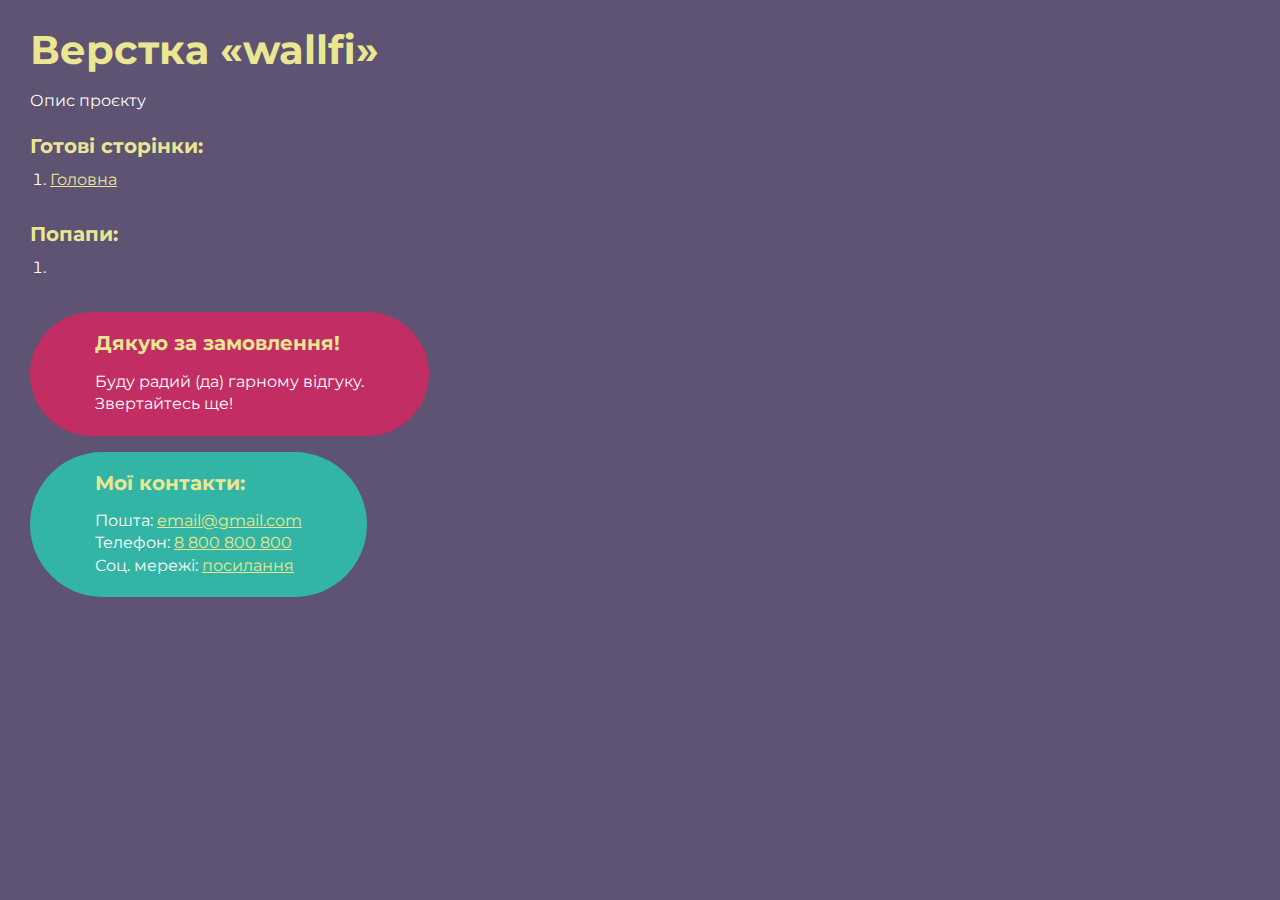
<file: index.html>
<!DOCTYPE html>
<html>

<head>
	<meta charset="UTF-8">
	<meta name="viewport" content="width=device-width, initial-scale=1.0">
	<title>Верстка «wallfi»</title>
</head>

<body>
	<div class="rootpage">
		<h1>Верстка «wallfi»</h1>
		<div class="rootpage__info">
			Опис проєкту
		</div>
		<h2>Готові сторінки:</h2>
		<ol class="rootpage__list">
			<li><a target="_blank" href="home.html">Головна</a></li>
		</ol>
		<h2>Попапи:</h2>
		<ol class="rootpage__list">
			<li><a target="_blank" href="home.html#"></a></li>
		</ol>
		<div class="rootpage__tnx">
			<h2>Дякую за замовлення!</h2>
			<p>Буду радий (да) гарному відгуку.</p>
			<p>Звертайтесь ще!</p>
		</div>
		<div class="rootpage__contacts">
			<h2>Мої контакти:</h2>
			<p>Пошта: <a href="mailto:email@gmail.com">email@gmail.com</a></p>
			<p>Телефон: <a href="tel:8800800800">8 800 800 800</a></p>
			<p>Соц. мережі: <a href="">посилання</a></p>
		</div>
	</div>
</body>
<style>
	@charset "UTF-8";
	@import url("https://fonts.googleapis.com/css?family=Montserrat:regular,700&display=swap");

	*,
	*::before,
	*::after {
		padding: 0px;
		margin: 0px;
		border: 0px;
		box-sizing: border-box;
	}

	html,
	body {
		height: 100%;
		margin: 0;
		padding: 0;
		min-width: 320px;
		width: 100%;
		color: #fff;
		background-color: #5e5373;
	}

	body {
		font-family: Montserrat;
		font-size: 100%;
		line-height: 1;
		font-size: 1rem;
	}

	a {
		text-decoration: underline;
		color: #ebe691
	}

	a:visited {
		text-decoration: underline;
		color: #aaa768;
	}

	a:hover {
		text-decoration: none;
	}

	ul li {
		list-style: none;
	}

	img {
		vertical-align: top;
	}

	.wrapper {
		width: 100%;
		min-height: 100%;
		overflow: hidden;
	}

	.rootpage {
		padding: 30px;
		display: flex;
		flex-direction: column;
		align-items: flex-start;
	}

	@media (max-width: 767px) {
		.rootpage {
			padding: 30px 15px;
		}
	}

	h1 {
		color: #ebe691;
		font-size: 2.5rem;
		margin: 0px 0px 1.25rem 0px;
	}

	@media (max-width: 767px) {
		h1 {
			font-size: 1.85rem;
			margin: 0px 0px 1.25rem 0px;
		}
	}

	h2 {
		color: #ebe691;
		font-size: 1.25rem;
		margin: 0px 0px 1rem 0px;
	}

	@media (max-width: 767px) {
		h2 {
			font-size: 1.125rem;
			margin: 0px 0px 1rem 0px;
		}
	}

	.rootpage__info {
		line-height: 140%;
		margin: 0px 0px 1.5rem 0px;
	}

	.rootpage__list {
		margin: 0px 0px 2.25rem 1.25rem;
	}

	.rootpage__list li:not(:last-child) {
		margin: 0px 0px 15px 0px;
	}

	.rootpage__contacts,
	.rootpage__tnx {
		border-radius: 200px;
		padding: 20px 65px;
		line-height: 140%;
	}

	@media (max-width: 767px) {

		.rootpage__contacts,
		.rootpage__tnx {
			border-radius: 40px;
			padding: 20px;
		}
	}

	.rootpage__contacts {
		background: #32b5a4;

	}

	.rootpage__contacts a {
		color: #ebe691;
	}

	.rootpage__tnx {
		background: #c22d63;
		margin: 0px 0px 1rem 0px;
	}
</style>

</html>
</file>
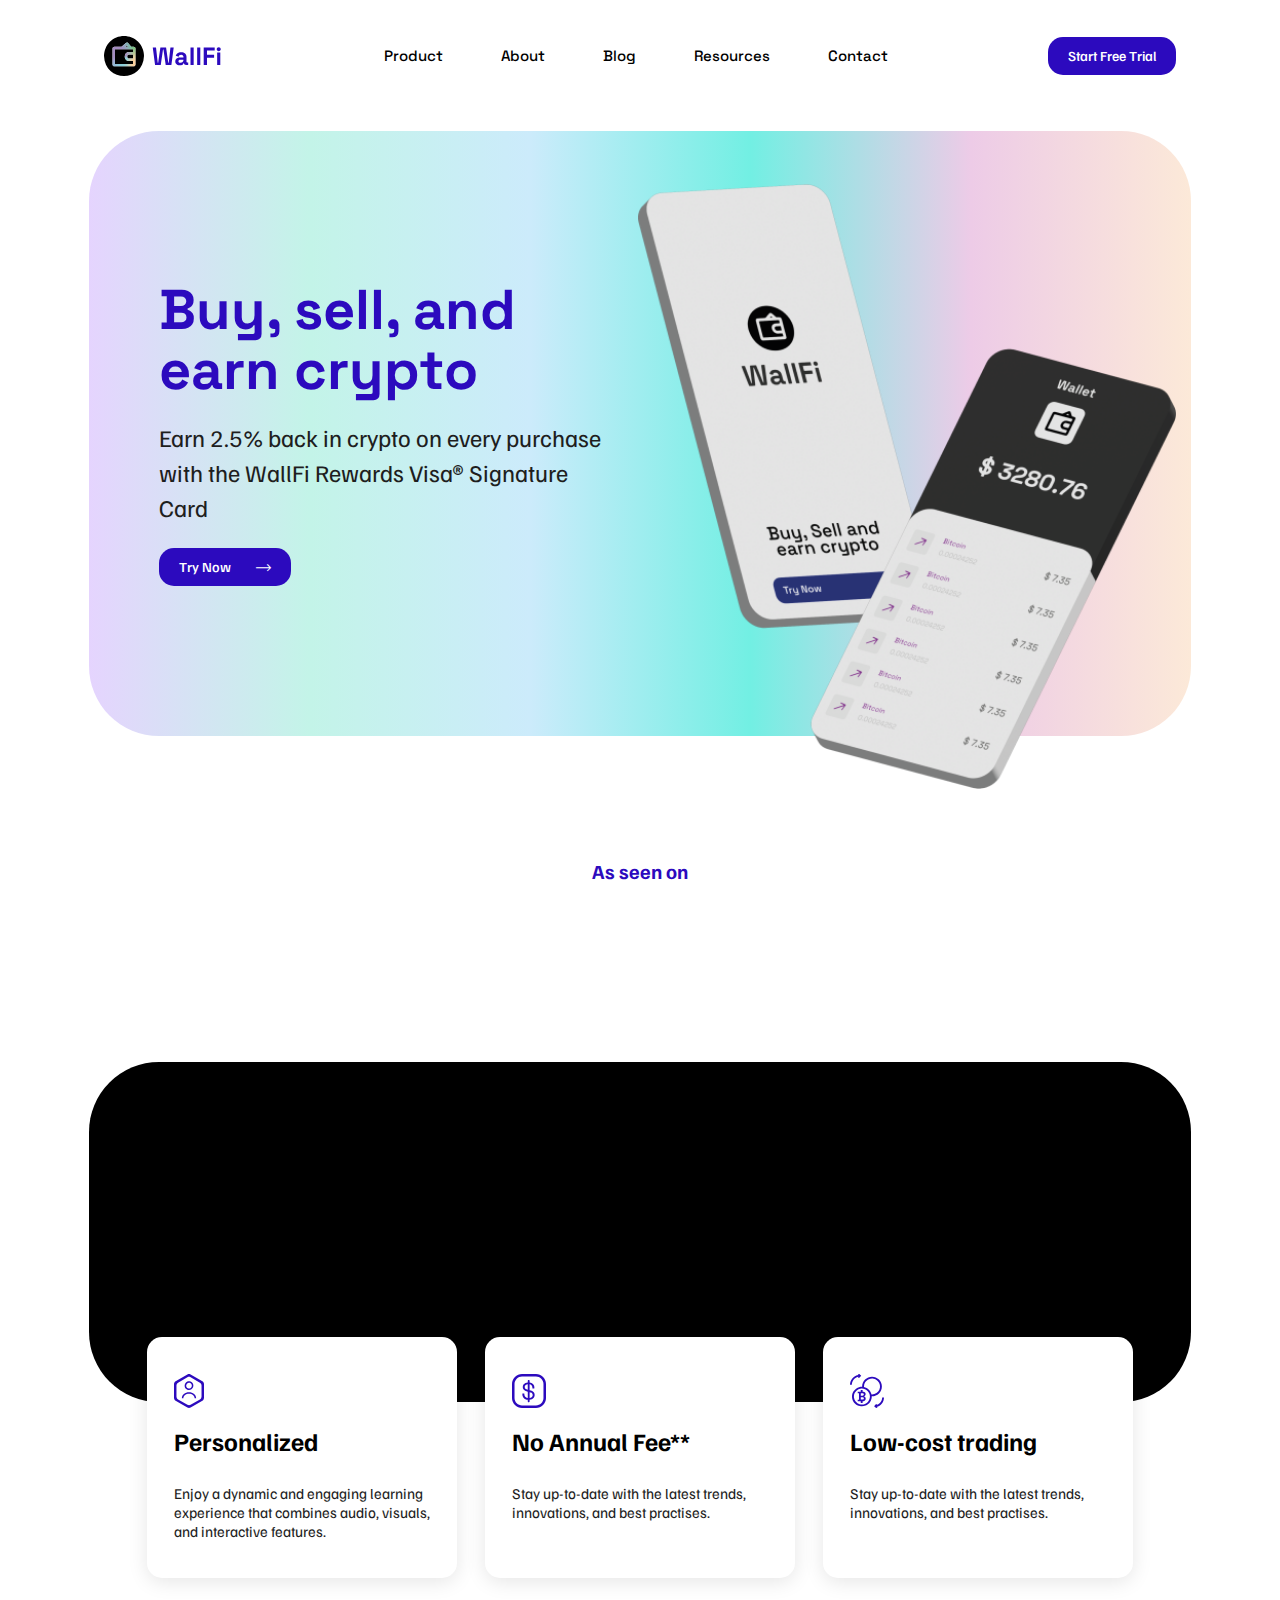
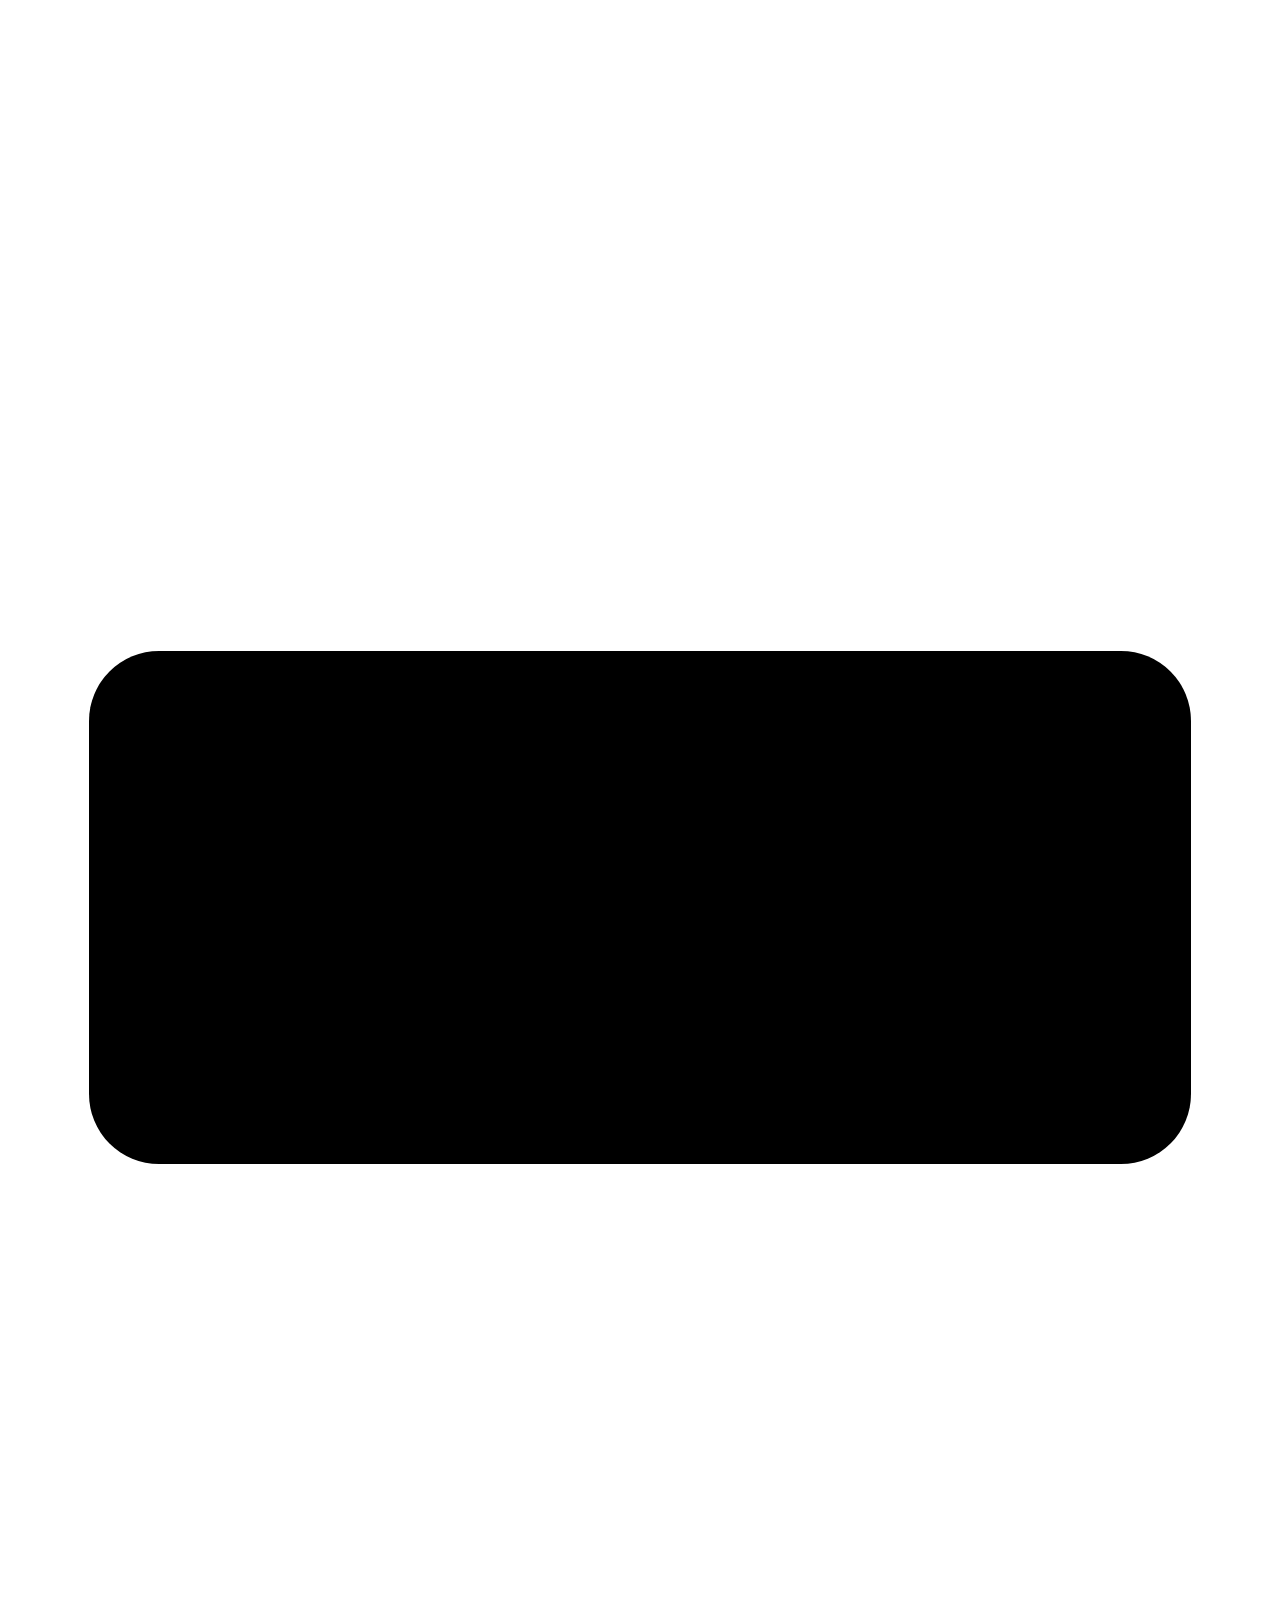
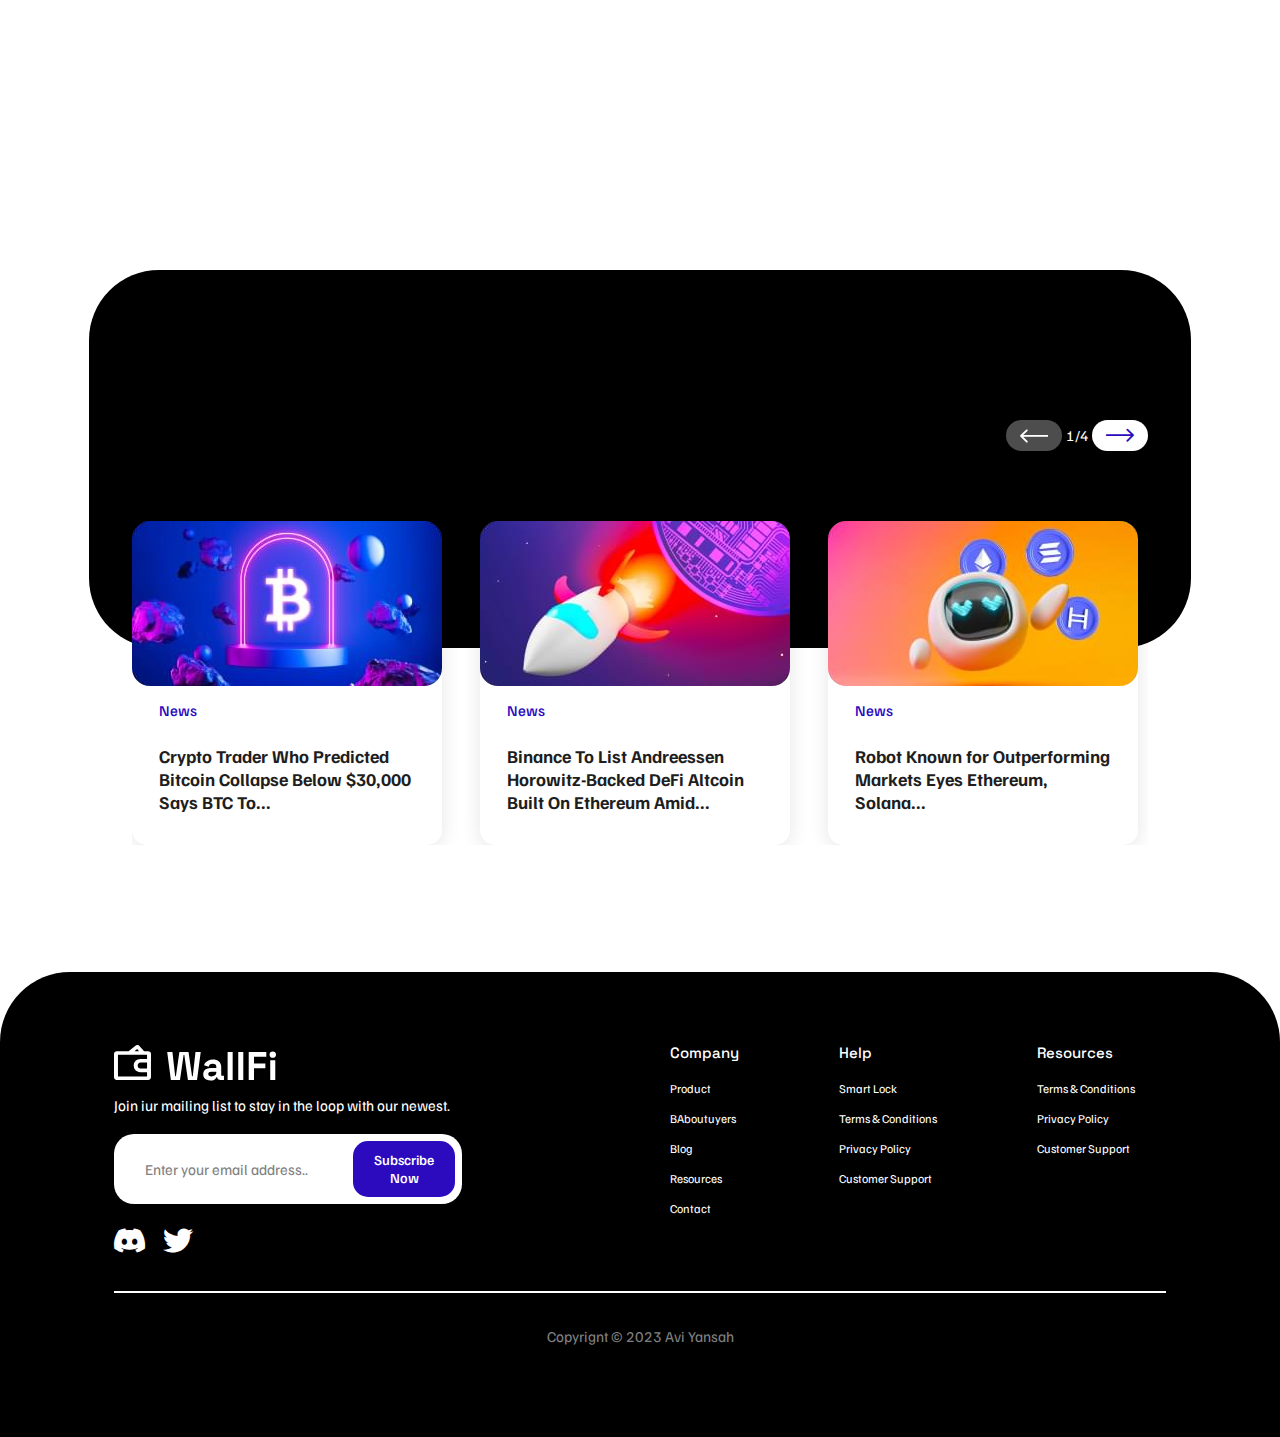
<file: home.html>
<!DOCTYPE html>
<html lang="en">

<head>
	<title>HomePage</title>
	<meta charset="UTF-8">
	<meta name="format-detection" content="telephone=no">
	<!-- <style>body{opacity: 0;}</style> -->
	<link rel="stylesheet" href="css/style.min.css?_v=20230721173257">
	<link rel="shortcut icon" href="favicon.ico">
	<!-- <meta name="robots" content="noindex, nofollow"> -->
	<meta name="viewport" content="width=device-width, initial-scale=1.0">
</head>

<body>
	<div class="wrapper">
		<header data-scroll="250" data-scroll-show="1000" class="header">
			<div class="header__container">
				<a href="" class="header__logo"><img src="img/logo.svg" alt="Logo"></a>
				<div class="header__menu menu">
					<nav class="menu__body">
						<ul class="menu__list">
							<li class="menu__item"><a href="" class="menu__link">Product</a></li>
							<li class="menu__item"><a href="" class="menu__link">About</a></li>
							<li class="menu__item"><a href="" class="menu__link">Blog</a></li>
							<li class="menu__item"><a href="" class="menu__link">Resources</a></li>
							<li class="menu__item"><a href="" class="menu__link">Contact</a></li>
						</ul>
					</nav>
				</div>
				<div class="header__actions">
					<button class="header__button">Start Free Trial</button>
				</div>
				<button type="button" class="menu__icon icon-menu"><span></span></button>
			</div>
		</header>

		<main class="page">
			<section class="page__main main-section">
				<div class="main-section__container">
					<div class="main-section__content">
						<div class="main-section__title title">
							<h1 data-watch data-watch-once class="title__lable title__lable_big">Buy, sell, and earn
								crypto</h1>
							<div data-watch data-watch-once class="title__subtitle title__subtitle_big">Earn 2.5% back
								in crypto on every
								purchase with the WallFi Rewards Visa® Signature Card </div>
							<button data-watch data-watch-once type="button" class="main-section__button button _icon-arrow">Try Now</button>
						</div>
					</div>
					<div class="main-section__image">
						<img data-watch data-watch-once src="img/main/main-02.png" alt="WallFi Wallet">
					</div>
				</div>
				<div class="main-section__footer main-footer">
					<div class="main-footer__container">
						<div class="main-footer__company company">
							<div data-watch data-watch-once class="company__title">As seen on </div>
							<div class="company__link">
								<img data-watch data-watch-threshold="0.5" src="img/main/01.svg" alt="Forbes">
								<img data-watch data-watch-threshold="0.5" src="img/main/02.svg" alt="Entrepreneur">
								<img data-watch data-watch-threshold="0.5" src="img/main/03.svg" alt="Yahoo!">
								<img data-watch data-watch-threshold="0.5" src="img/main/04.svg" alt="Investing.com">
								<img data-watch data-watch-threshold="0.5" src="img/main/05.svg" alt="Investing.com">
							</div>
						</div>
					</div>
				</div>
			</section>
			<section class="page__features features">
				<div class="features__container">
					<div class="features__content">
						<div class="features__title title">
							<h2 data-watch data-watch-once class="title__lable title__lable_white">Features you will get
							</h2>
							<p data-watch data-watch-once class="title__subtitle title__subtitle_white">Lorem ipsum
								dolor sit amet consectetur. Vel scelerisque pulvinar elit nullam egestas gravida elit.
							</p>
						</div>
					</div>
					<div class="features__items">
						<article data-watch class="item-features">
							<div class="item-features__icon"><img src="img/features/01.svg" alt="icon"></div>
							<div class="item-features__body">
								<h3 class="item-features__lable">Personalized</h3>
								<p class="item-features__text">Enjoy a dynamic and engaging learning experience that
									combines audio, visuals, and interactive features.</p>
							</div>
						</article>
						<article data-watch class="item-features">
							<div class="item-features__icon"><img src="img/features/02.svg" alt="icon"></div>
							<div class="item-features__body">
								<h3 class="item-features__lable">No Annual Fee**</h3>
								<p class="item-features__text">Stay up-to-date with the latest trends, innovations, and
									best practises.</p>
							</div>
						</article>
						<article data-watch class="item-features">
							<div class="item-features__icon"><img src="img/features/03.svg" alt="icon"></div>
							<div class="item-features__body">
								<h3 class="item-features__lable">Low-cost trading</h3>
								<p class="item-features__text">Stay up-to-date with the latest trends, innovations, and
									best practises.</p>
							</div>
						</article>
					</div>
				</div>
			</section>
			<section class="page__management management">
				<div class="management__container">
					<div class="management__content">
						<div class="management__title title">
							<h2 data-watch data-watch-once class="title__lable title__lable_big">A personalized approach
								to crypto wealth management</h2>
							<p data-watch data-watch-once class="title__subtitle title__subtitle_big">Recognize the full
								potential of your crypto assets through our bespoke earning, trading borrowing
								solutions.</p>
							<div class="title__actions">
								<button data-watch data-watch-once type="button" class="title__button">Learn
									More</button>
								<button data-watch data-watch-once type="button" class="title__arrow _icon-arrow"></button>
							</div>
						</div>
					</div>
					<div class="management__image">
						<img data-watch data-watch-once src="img/management/main-block-image.png" alt="Image">
					</div>
				</div>
			</section>
			<section class="page__over over">
				<div class="over__container">
					<div class="over__image">
						<img data-watch data-watch-once src="img/over/main-image-block.png" alt="Image">
					</div>
					<div class="over__content">
						<div class="over__title title">
							<h2 data-watch data-watch-once class="title__lable title__lable_white">Over $35 million in
								crypto paid in rewards to date and no annual fees**
							</h2>
							<p data-watch data-watch-once class="title__subtitle">Stay up-to-date with the latest
								trends, innovations, and best practises.</p>
							<div class="title__actions">
								<button data-watch data-watch-once type="button" class="title__button title__button_white">Learn More</button>
								<button data-watch data-watch-once type="button" class="title__arrow _icon-arrow"></button>
							</div>
						</div>
					</div>
				</div>
			</section>
			<section class="page__management management">
				<div class="management__container">
					<div class="management__content">
						<div class="management__title title">
							<h2 data-watch data-watch-once class="title__lable title__lable_big">Low-cost trading for
								leading cryptos</h2>
							<p data-watch data-watch-once class="title__subtitle title__subtitle_big">With BlockFi
								Trading you can buy, sell and trade 40+ crypto-assets at competitive prices and store
								them one convenient place.</p>
							<div class="title__actions">
								<button data-watch data-watch-once type="button" class="title__button">Learn
									More</button>
								<button data-watch data-watch-once type="button" class="title__arrow _icon-arrow"></button>
							</div>
						</div>
					</div>
					<div class="management__image">
						<img data-watch data-watch-once src="img/trading/phone.png" alt="Image">
					</div>
				</div>
			</section>
			<section class="page__news news">
				<div class="news__container">
					<div class="news__content">
						<div class="news__title title">
							<h2 data-watch data-watch-once class="title__lable title__lable_white">Buy, sell, and earn
								crypto</h2>
							<p data-watch data-watch-once class="title__subtitle title__subtitle_white">Earn 2.5% back
								in crypto on every
								purchase with the WallFi Rewards Visa® Signature Card</p>
						</div>
						<div data-da=".news__container, 695" class="news__controls">
							<button type="button" class="news__arrow news__arrow_left _icon-arrow"></button>
							<div class="news__pagination pagination-fraction"></div>
							<button type="button" class="news__arrow news__arrow_right _icon-arrow"></button>
						</div>
					</div>
				</div>
				<div class="news__footer footer-news">
					<div class="footer-news__container">
						<div data-da=".news__container, 991.98" class="news__slider swiper">
							<div class="news__wrapper swiper-wrapper">
								<div class="news__slide swiper-slide">
									<article class="item-news">
										<a href="#" class="item-news__image-ibg">
											<img src="img/news/01.jpg" alt="News image">
										</a>
										<div class="item-news__body">
											<h4 class="item-news__label">News</h4>
											<p class="item-news__text">Crypto Trader Who Predicted Bitcoin Collapse
												Below
												$30,000 Says BTC To...</p>
										</div>
									</article>
								</div>
								<div class="news__slide swiper-slide">
									<article class="item-news">
										<a href="#" class="item-news__image-ibg">
											<img src="img/news/02.jpg" alt="News image">
										</a>
										<div class="item-news__body">
											<h4 class="item-news__label">News</h4>
											<p class="item-news__text">Binance To List Andreessen Horowitz-Backed DeFi
												Altcoin Built On Ethereum Amid...</p>
										</div>
									</article>
								</div>
								<div class="news__slide swiper-slide">
									<article class="item-news">
										<a href="#" class="item-news__image-ibg">
											<img src="img/news/03.jpg" alt="News image">
										</a>
										<div class="item-news__body">
											<h4 class="item-news__label">News</h4>
											<p class="item-news__text">Robot Known for Outperforming Markets Eyes
												Ethereum, Solana...</p>
										</div>
									</article>
								</div>
								<div class="news__slide swiper-slide">
									<article class="item-news">
										<a href="#" class="item-news__image-ibg">
											<img src="img/news/01.jpg" alt="News image">
										</a>
										<div class="item-news__body">
											<h4 class="item-news__label">News</h4>
											<p class="item-news__text">Crypto Trader Who Predicted Bitcoin Collapse
												Below
												$30,000 Says BTC To...</p>
										</div>
									</article>
								</div>
								<div class="news__slide swiper-slide">
									<article class="item-news">
										<a href="#" class="item-news__image-ibg">
											<img src="img/news/02.jpg" alt="News image">
										</a>
										<div class="item-news__body">
											<h4 class="item-news__label">News</h4>
											<p class="item-news__text">Crypto Trader Who Predicted Bitcoin Collapse
												Below
												$30,000 Says BTC To...</p>
										</div>
									</article>
								</div>
								<div class="news__slide swiper-slide">
									<article class="item-news">
										<a href="#" class="item-news__image-ibg">
											<img src="img/news/03.jpg" alt="News image">
										</a>
										<div class="item-news__body">
											<h4 class="item-news__label">News</h4>
											<p class="item-news__text">Crypto Trader Who Predicted Bitcoin Collapse
												Below
												$30,000 Says BTC To...</p>
										</div>
									</article>
								</div>
							</div>
						</div>
					</div>
				</div>
			</section>
		</main>
		<footer class="footer">
			<div class="footer__container">
				<div class="footer__body">
					<div class="footer__column">
						<div class="footer__logo">
							<img data-watch src="img/logo-footer.svg" alt="Footer logo">
						</div>
						<div data-watch class="footer__text">Join iur mailing list to stay in the loop with our newest.</div>
						<div class="footer__form">
							<form data-dev data-popup-message="#popup" action="#" class="form">
								<input data-required="email" autocomplete="off" type="text" name="form[]" data-error="Error" placeholder="Enter your email address.." class="form__input">
								<button type="submit" class="form__button button">Subscribe Now</button>
							</form>
						</div>
						<div class="footer__social social">
							<a href="#" class="social__link _icon-discord"></a>
							<a href="#" class="social__link _icon-twitter"></a>
						</div>
					</div>
					<div class="footer__column">
						<nav data-spollers="768, max" class="footer__menu menu-footer">
							<div data-watch class="menu-footer__column">
								<div data-spoller class="menu-footer__title">Company</div>
								<ul class="menu-footer__list">
									<li class="menu-footer__item">
										<a href="#" class="menu-footer__link">Product</a>
									</li>
									<li class="menu-footer__item">
										<a href="#" class="menu-footer__link">BAboutuyers</a>
									</li>
									<li class="menu-footer__item">
										<a href="#" class="menu-footer__link">Blog</a>
									</li>
									<li class="menu-footer__item">
										<a href="#" class="menu-footer__link">Resources</a>
									</li>
									<li class="menu-footer__item">
										<a href="#" class="menu-footer__link">Contact</a>
									</li>
								</ul>
							</div>
							<div data-watch class="menu-footer__column">
								<div data-spoller class="menu-footer__title">Help</div>
								<ul class="menu-footer__list">
									<li class="menu-footer__item">
										<a href="#" class="menu-footer__link">Smart Lock</a>
									</li>
									<li class="menu-footer__item">
										<a href="#" class="menu-footer__link">Terms & Conditions</a>
									</li>
									<li class="menu-footer__item">
										<a href="#" class="menu-footer__link">Privacy Policy</a>
									</li>
									<li class="menu-footer__item">
										<a href="#" class="menu-footer__link">Customer Support</a>
									</li>
								</ul>
							</div>
							<div data-watch class="menu-footer__column">
								<div data-spoller class="menu-footer__title">Resources</div>
								<ul class="menu-footer__list">
									<li class="menu-footer__item">
										<a href="#" class="menu-footer__link">Terms & Conditions</a>
									</li>
									<li class="menu-footer__item">
										<a href="#" class="menu-footer__link">Privacy Policy
										</a>
									</li>
									<li class="menu-footer__item">
										<a href="#" class="menu-footer__link">Customer Support</a>
									</li>
								</ul>
							</div>
						</nav>
					</div>
				</div>
				<div class="footer__bottom">
					<div data-watch class="footer__copyright">Copyrignt © 2023 Avi Yansah</div>
				</div>
			</div>
		</footer>
	</div>
	<div id="popup" aria-hidden="true" class="popup">
		<div class="popup__wrapper">
			<div class="popup__content">
				<div class="popup__image">
					<img src="img/check mark.png" alt="">
				</div>
				<div class="popup__success">&#x2714; Success!</div>
				<div class="popup__text">
					Your subscription has been successful.
				</div>
				<button data-close type="button" class="popup__close">Close</button>
			</div>
		</div>
	</div>
	<!-- Стилі для body -->
	<style>
		.lock body {
			overflow: hidden;
			touch-action: none;
			overscroll-behavior: none;
		}

		.loading body {
			opacity: 0;
			visibility: hidden;
		}

		.loaded body {
			transition: opacity 0.5s ease 0s;
			opacity: 1;
			visibility: visible;
		}
	</style>
	<div id="fls-preloader">
		<!-- Документація: https://template.fls.guru/template-docs/modul-preloader.html -->
		<!-- Стилі для прелоадера -->
		<style>
			* {
				padding: 0px;
				margin: 0px;
				border: 0px;
			}

			*,
			*:before,
			*:after {
				box-sizing: border-box;
			}

			html {
				overflow: hidden;
				touch-action: none;
				overscroll-behavior: none;
			}

			/* Головний блок */
			.fls-preloader {
				pointer-events: none;
				z-index: -1;
				position: fixed;
				width: 100%;
				height: 100%;
				top: 0;
				left: 0;
				display: flex;
				justify-content: center;
				align-items: center;
			}

			/* Блок з елементами */
			.fls-preloader__body {
				padding: 0.93rem;
				max-width: 31.25rem;
				display: flex;
				flex-direction: column;
			}

			/* Блок з лічильником */
			.fls-preloader__counter {
				font-size: 3rem;
				font-family: "Space Grotesk";
			}

			/* Прогресбар */
			.fls-preloader__line {}

			/* Лінія прогресбару */
			.fls-preloader__line span {
				display: inline-block;
				transition: width 0.2s ease;
				height: 0.8rem;
				background: linear-gradient(to right, #E5D4FE, #C3F4E8, #CCEBFB, #72EFE3, #EDCBE7, #FCE9D8);
			}
		</style>
		<!-- Скріпт прелоадера -->
		<script>
			function preloader() {
				const preloaderImages = document.querySelector('[data-preloader]') ? document.querySelectorAll('[data-preloader] img') : document.querySelectorAll('img');
				const preloaderContainer = document.querySelector('#fls-preloader');
				if (preloaderImages.length) {
					const preloaderTemplate = `
					<div class="fls-preloader">
						<div class="fls-preloader__body">
							<div class="fls-preloader__counter">0%</div>
							<div class="fls-preloader__line"><span></span></div>
						</div>
					</div>`;
					document.querySelector('html').insertAdjacentHTML("beforeend", preloaderTemplate);

					const
						preloader = document.querySelector('.fls-preloader'),
						showPecentLoad = document.querySelector('.fls-preloader__counter'),
						showLineLoad = document.querySelector('.fls-preloader__line span'),
						htmlDocument = document.documentElement;

					let imagesLoadedCount = counter = progress = 0;

					htmlDocument.classList.add('loading');
					htmlDocument.classList.add('lock');

					preloaderImages.forEach(preloaderImage => {
						const imgClone = document.createElement('img');
						if (imgClone) {
							imgClone.onload = imageLoaded;
							imgClone.onerror = imageLoaded;
							preloaderImage.dataset.src ? imgClone.src = preloaderImage.dataset.src : imgClone.src = preloaderImage.src;
						}
					});

					function setValueProgress(progress) {
						showPecentLoad ? showPecentLoad.innerText = `${progress}%` : null;
						showLineLoad ? showLineLoad.style.width = `${progress}%` : null;
					}
					showPecentLoad ? setValueProgress(progress) : null;

					function imageLoaded() {
						imagesLoadedCount++;
						progress = Math.round((100 / preloaderImages.length) * imagesLoadedCount);
						const intervalId = setInterval(() => {
							counter >= progress ? clearInterval(intervalId) : setValueProgress(++counter);
							counter >= 100 ? addLoadedClass() : null;
						}, 10);
					}

					function addLoadedClass() {
						htmlDocument.classList.add('loaded');
						htmlDocument.classList.remove('lock');
						htmlDocument.classList.remove('loading');
						setInterval(() => {
							preloader.remove();
							preloaderContainer.remove();
						}, 500);
					}
				} else {
					preloaderContainer.remove();
				}
			}
			preloader();
		</script>
	</div>
	<script src="js/app.min.js?_v=20230721173257"></script>
</body>

</html>
</file>
<file: css/style.min.css>
@charset "UTF-8";@import url(https://fonts.googleapis.com/css?family=Familjen+Grotesk:regular,500,700,900&display=swap);@import url(https://fonts.googleapis.com/css?family=Space+Grotesk:500,700&display=swap);@font-face{font-family:icons;font-display:swap;src:url(../fonts/icons.woff2) format("woff2"),url(../fonts/icons.woff) format("woff");font-weight:400;font-style:normal}.main-section__button::before,[class*=_icon-]:before{font-family:icons;font-style:normal;font-weight:400;font-variant:normal;text-transform:none;line-height:1;-webkit-font-smoothing:antialiased;-moz-osx-font-smoothing:grayscale}[class*=_icon-]:before{display:block}._icon-arrow:before,.main-section__button:before{content:"\e900"}._icon-discord:before{content:"\e901"}._icon-twitter:before{content:"\e902"}*{padding:0;margin:0;border:0}*,:after,:before{-webkit-box-sizing:border-box;box-sizing:border-box}body,html{height:100%;min-width:320px}body{color:#000;line-height:1;font-family:"Familjen Grotesk";font-size:.9375rem;-ms-text-size-adjust:100%;-moz-text-size-adjust:100%;-webkit-text-size-adjust:100%;-webkit-font-smoothing:antialiased;-moz-osx-font-smoothing:grayscale}button,input,textarea{font-family:"Familjen Grotesk";font-size:inherit;line-height:inherit}button{cursor:pointer;color:inherit;background-color:transparent}a{color:inherit;text-decoration:none}ul li{list-style:none}img{vertical-align:top}h1,h2,h3,h4,h5,h6{font-weight:inherit;font-size:inherit}.lock body{overflow:hidden;-ms-touch-action:none;touch-action:none;-ms-scroll-chaining:none;overscroll-behavior:none}.wrapper{min-height:100%;display:-webkit-box;display:-ms-flexbox;display:flex;-webkit-box-orient:vertical;-webkit-box-direction:normal;-ms-flex-direction:column;flex-direction:column;overflow:hidden}@supports (overflow:clip){.wrapper{overflow:clip}}.wrapper>main{-webkit-box-flex:1;-ms-flex:1 1 auto;flex:1 1 auto}.wrapper>*{min-width:0}[class*=__container]{max-width:68.875rem;margin:0 auto;padding:0 .9375rem}.form{max-width:21.75rem;background-color:#fff;border-radius:1.25rem;display:-webkit-box;display:-ms-flexbox;display:flex;padding:.4375rem .4375rem .4375rem 1.9375rem;gap:.3125rem;position:relative}.form__input{-webkit-box-flex:1;-ms-flex:1 1 auto;flex:1 1 auto}.form__input::-webkit-input-placeholder{color:grey}.form__input::-moz-placeholder{color:grey}.form__input:-ms-input-placeholder{color:grey}.form__input::-ms-input-placeholder{color:grey}.form__input::placeholder{color:grey}.form__input._form-error{color:red}.form__input._form-error::-webkit-input-placeholder{color:red}.form__input._form-error::-moz-placeholder{color:red}.form__input._form-error:-ms-input-placeholder{color:red}.form__input._form-error::-ms-input-placeholder{color:red}.form__input._form-error::placeholder{color:red}.form__error{position:absolute;top:100%;left:0;color:red;font-size:1rem;padding-left:1.9375rem;margin-top:.3125rem}.button{display:inline-block;font-weight:500;font-size:.875rem;line-height:1.2857142857;position:relative;z-index:10;color:#fff;border-radius:15px;background-color:#2c0abe;padding:.625rem 1.25rem}.button._fw{width:100%}input[type=email],input[type=tel],input[type=text],textarea{-webkit-appearance:none;-moz-appearance:none;appearance:none}.input{border-radius:0!important;width:100%;display:block;padding:0 20px;border:1px solid #eee}.input[placeholder]:not([data-placeholder-nohiden])::-webkit-input-placeholder{-webkit-transition:opacity .3s;transition:opacity .3s}.input[placeholder]:not([data-placeholder-nohiden])::-moz-placeholder{-moz-transition:opacity .3s;transition:opacity .3s}.input[placeholder]:not([data-placeholder-nohiden]):-ms-input-placeholder{-ms-transition:opacity .3s;transition:opacity .3s}.input[placeholder]:not([data-placeholder-nohiden])::-ms-input-placeholder{-ms-transition:opacity .3s;transition:opacity .3s}.input[placeholder]:not([data-placeholder-nohiden])::placeholder{-webkit-transition:opacity .3s;transition:opacity .3s}.input[placeholder]:not([data-placeholder-nohiden]):focus::-webkit-input-placeholder{opacity:0}.input[placeholder]:not([data-placeholder-nohiden]):focus::-moz-placeholder{opacity:0}.input[placeholder]:not([data-placeholder-nohiden]):focus:-ms-input-placeholder{opacity:0}.input[placeholder]:not([data-placeholder-nohiden]):focus::-ms-input-placeholder{opacity:0}.input[placeholder]:not([data-placeholder-nohiden]):focus::placeholder{opacity:0}textarea.input{resize:none;padding:0 0}body::after{content:"";background-color:rgba(0,0,0,.5);position:fixed;width:100%;height:100%;top:0;left:0;opacity:0;-webkit-transition:opacity .8s ease 0s;transition:opacity .8s ease 0s;pointer-events:none;z-index:149}.popup-show body::after{opacity:1}.popup{position:fixed;top:0;left:0;bottom:0;right:0;padding:30px 10px;-webkit-transition:visibility .8s ease 0s;transition:visibility .8s ease 0s;visibility:hidden;pointer-events:none}.popup_show{z-index:150;visibility:visible;overflow:auto;pointer-events:auto}.popup_show .popup__content{visibility:visible;-webkit-transform:scale(1);-ms-transform:scale(1);transform:scale(1)}.popup__wrapper{display:-webkit-box;display:-ms-flexbox;display:flex;-webkit-box-orient:vertical;-webkit-box-direction:normal;-ms-flex-direction:column;flex-direction:column;-webkit-box-align:center;-ms-flex-align:center;align-items:center;min-height:100%;-webkit-box-flex:1;-ms-flex:1 1 auto;flex:1 1 auto;width:100%;display:flex;-webkit-box-pack:center;-ms-flex-pack:center;justify-content:center;align-items:center}.popup__content{visibility:hidden;-webkit-transform:scale(0);-ms-transform:scale(0);transform:scale(0);-webkit-transition:-webkit-transform .3s ease 0s;transition:-webkit-transform .3s ease 0s;transition:transform .3s ease 0s;transition:transform .3s ease 0s,-webkit-transform .3s ease 0s;background-color:#eee;padding:20px;width:100%;max-width:600px;border-radius:20px;display:-webkit-box;display:-ms-flexbox;display:flex;-webkit-box-orient:vertical;-webkit-box-direction:normal;-ms-flex-direction:column;flex-direction:column;-webkit-box-align:center;-ms-flex-align:center;align-items:center}.lock .popup__content{visibility:visible}.popup__image:not(:last-child){margin-bottom:20px}.popup__image img{max-width:6.25rem}.popup__success{color:#2e45c5;font-weight:700;font-size:2.25rem}.popup__success:not(:last-child){margin-bottom:20px}.popup__text{font-weight:500;color:#2e45c5;font-size:1.125rem}.popup__text:not(:last-child){margin-bottom:40px}.popup__close{font-family:"Space Grotesk",sans-serif;background-color:#2e45c5;font-weight:700;line-height:150%;color:#fff;font-size:.75rem;padding:14px 29px;border-radius:.9375rem;width:100%}[class*=-ibg]{position:relative}[class*=-ibg] img{position:absolute;width:100%;height:100%;top:0;left:0;-o-object-fit:cover;object-fit:cover}[class*=-ibg_contain] img{-o-object-fit:contain;object-fit:contain}.title__lable{color:#2c0abe;line-height:118%;font-weight:700;line-height:127.5%}.title__lable_big{font-family:"Space Grotesk";color:#2c0abe;font-weight:700;line-height:107.142857%;-webkit-transform:translate(0,120%);-ms-transform:translate(0,120%);transform:translate(0,120%);opacity:0}.title__lable_big._watcher-view{-webkit-transform:translate(0,0);-ms-transform:translate(0,0);transform:translate(0,0);opacity:1;-webkit-transition:all .7s ease .3s;transition:all .7s ease .3s}.title__lable_white{color:#fff;font-weight:700;line-height:127.5%;opacity:0}.title__lable_white._watcher-view{-webkit-transform:translate(0,0);-ms-transform:translate(0,0);transform:translate(0,0);opacity:1;-webkit-transition:all .7s ease .5s;transition:all .7s ease .5s}.title__subtitle{color:grey;font-weight:400;line-height:125%;-webkit-transform:translate(0,120%);-ms-transform:translate(0,120%);transform:translate(0,120%);opacity:0}.title__subtitle._watcher-view{-webkit-transform:translate(0,0);-ms-transform:translate(0,0);transform:translate(0,0);opacity:1;-webkit-transition:all .7s ease .5s;transition:all .7s ease .5s}.title__subtitle:nth-child(1){opacity:1;-webkit-transition:all .3s ease-out .15s;transition:all .3s ease-out .15s}.title__subtitle:nth-child(3){opacity:1;-webkit-transition:all .3s ease-out .15s;transition:all .3s ease-out .15s}.title__subtitle:nth-child(4){opacity:1;-webkit-transition:all .3s ease-out .15s;transition:all .3s ease-out .15s}.title__subtitle:not(:last-child){margin-bottom:35px}.title__subtitle_big{color:#1e1e1e;line-height:145.833333%;-webkit-transform:translate(0,120%);-ms-transform:translate(0,120%);transform:translate(0,120%);opacity:0}.title__subtitle_big._watcher-view{-webkit-transform:translate(0,0);-ms-transform:translate(0,0);transform:translate(0,0);opacity:1;-webkit-transition:all .7s ease .55s;transition:all .7s ease .55s}.title__subtitle_white{color:#fff;line-height:125%;max-width:27.125rem}.title__actions{display:-webkit-box;display:-ms-flexbox;display:flex;-webkit-box-align:center;-ms-flex-align:center;align-items:center;gap:1.375rem}.title__button{display:-webkit-box;display:-ms-flexbox;display:flex;-webkit-box-align:center;-ms-flex-align:center;align-items:center;gap:1.375rem;color:#2c0abe;font-size:1.375rem;font-weight:700}.title__button_white{color:#fff}.title__arrow{font-size:.5rem;font-weight:700;color:#2c0abe}.title__arrow::before{background-color:#dfeaff;padding:.625rem .3125rem;border-radius:50%}.title .title__arrow,.title .title__button{-webkit-transform:translate(0,120%);-ms-transform:translate(0,120%);transform:translate(0,120%);opacity:0}.title .title__arrow._watcher-view,.title .title__button._watcher-view{-webkit-transform:translate(0,0);-ms-transform:translate(0,0);transform:translate(0,0);opacity:1;-webkit-transition:all .7s ease .8s;transition:all .7s ease .8s}.header{position:absolute;width:100%;top:0;left:0;z-index:50;font-family:"Space Grotesk"}.header._header-scroll{position:fixed;top:-100%;background:-webkit-gradient(linear,left top,right top,from(#d8c3f7),color-stop(#b3f7e6),color-stop(#b9e3f8),color-stop(#8aebe1),color-stop(#eeade2),to(#f7d7bb));background:linear-gradient(to right,#d8c3f7,#b3f7e6,#b9e3f8,#8aebe1,#eeade2,#f7d7bb)}.header._header-show{top:0;-webkit-transition:all .3s ease 0s;transition:all .3s ease 0s}.header__container{display:-webkit-box;display:-ms-flexbox;display:flex;-webkit-box-align:center;-ms-flex-align:center;align-items:center;gap:.9375rem;min-height:111px}.header__logo{position:relative;z-index:10}.header__menu{-webkit-box-flex:1;-ms-flex:1 1 auto;flex:1 1 auto}.header__actions{display:-webkit-box;display:-ms-flexbox;display:flex;-webkit-box-align:center;-ms-flex-align:center;align-items:center;-webkit-box-pack:center;-ms-flex-pack:center;justify-content:center}.header__button{font-weight:500;font-size:.875rem;line-height:1.2857142857;position:relative;z-index:10;color:#fff;border-radius:15px;background-color:#2c0abe;padding:.625rem 1.25rem}.header__action{display:-webkit-box;display:-ms-flexbox;display:flex;-webkit-box-align:center;-ms-flex-align:center;align-items:center;gap:.9375rem}.menu{display:-webkit-box;display:-ms-flexbox;display:flex;-webkit-box-pack:center;-ms-flex-pack:center;justify-content:center;-webkit-box-align:center;-ms-flex-align:center;align-items:center}.menu__item{text-align:right}.menu__link{font-weight:500;position:relative;font-size:.9375rem;line-height:1.2}.menu__link::after{content:"";display:block;position:absolute;bottom:-2px;left:50%;-webkit-transform:translate(-50%);-ms-transform:translate(-50%);transform:translate(-50%);width:0;height:2px;background-color:#2c0abe;-webkit-transition:width .3s ease-in-out;transition:width .3s ease-in-out}.icon-menu{display:none}.footer{position:relative}.footer::before{content:"";position:absolute;width:100%;height:100%;top:0;left:0;background-color:#000;border-radius:70px 70px 0 0;z-index:1}.footer__container{z-index:5;border-radius:70px 70px 0 0;position:relative;background-color:#000;padding:4.5625rem 1.5625rem 3.5625rem 1.5625rem}.footer__body{position:relative;display:-webkit-box;display:-ms-flexbox;display:flex;padding-bottom:2.375rem;border-bottom:2px solid #fff}.footer__column{-webkit-box-flex:1;-ms-flex:1 1 25%;flex:1 1 25%}.footer__logo:not(:last-child){margin-bottom:15px}.footer__text{color:#fff;line-height:1.2666666667}.footer__text:not(:last-child){margin-bottom:19px}.footer__form:not(:last-child){margin-bottom:25px}.footer__social{display:-webkit-box;display:-ms-flexbox;display:flex;gap:1.125rem}.footer__bottom{display:-webkit-box;display:-ms-flexbox;display:flex;-webkit-box-pack:center;-ms-flex-pack:center;justify-content:center}.footer__copyright{color:grey;line-height:1.2666666667}.social{display:-webkit-box;display:-ms-flexbox;display:flex}.social__link{color:#fff;font-size:1.5rem}.menu-footer{display:-webkit-box;display:-ms-flexbox;display:flex}.menu-footer__title{font-family:"Space Grotesk";color:#fff;font-weight:500}.menu-footer__title:not(:last-child){margin-bottom:20px}.menu-footer__item:not(:last-child){margin-bottom:15px}.menu-footer__link{color:#fff;font-size:.75rem}.my-form{max-width:300px}.form-group{margin-bottom:15px}.input-wrapper{position:relative}.input-field{width:100%;padding:10px;border:1px solid #ccc;border-radius:4px}.submit-button{position:absolute;top:50%;right:5px;-webkit-transform:translateY(-50%);-ms-transform:translateY(-50%);transform:translateY(-50%);padding:10px 20px;background-color:#4caf50;color:#fff;border:none;border-radius:4px;cursor:pointer}.main-section{padding:0 .9375rem}.main-section__container{position:relative;-webkit-box-align:center;-ms-flex-align:center;align-items:center;display:-webkit-box;display:-ms-flexbox;display:flex;background:-webkit-gradient(linear,left top,right top,from(#e5d4fe),color-stop(#c3f4e8),color-stop(#ccebfb),color-stop(#72efe3),color-stop(#edcbe7),to(#fce9d8));background:linear-gradient(to right,#e5d4fe,#c3f4e8,#ccebfb,#72efe3,#edcbe7,#fce9d8);gap:1.3125rem}.main-section__content{-webkit-box-flex:0;-ms-flex:0 1 46%;flex:0 1 46%}.main-section__button{display:-webkit-box;display:-ms-flexbox;display:flex;-webkit-box-align:center;-ms-flex-align:center;align-items:center;-webkit-box-orient:horizontal;-webkit-box-direction:reverse;-ms-flex-direction:row-reverse;flex-direction:row-reverse;gap:1.5625rem;-webkit-transform:translate(0,120%);-ms-transform:translate(0,120%);transform:translate(0,120%);opacity:0}.main-section__button._watcher-view{-webkit-transform:translate(0,0);-ms-transform:translate(0,0);transform:translate(0,0);opacity:1;-webkit-transition:all .7s ease .75s;transition:all .7s ease .75s}.main-section__button::before{font-size:.4375rem}.main-section__image{display:-webkit-box;display:-ms-flexbox;display:flex;-webkit-box-flex:0;-ms-flex:0 1 54%;flex:0 1 54%;-webkit-transform:translate(0,53px);-ms-transform:translate(0,53px);transform:translate(0,53px);position:relative}.main-section__image img{width:100%;height:100%;top:0;left:0;-o-object-fit:cover;object-fit:cover;-webkit-transform:translate(0,20%);-ms-transform:translate(0,20%);transform:translate(0,20%);opacity:0}.main-section__image img._watcher-view{-webkit-transform:translate(0,0);-ms-transform:translate(0,0);transform:translate(0,0);opacity:1;-webkit-transition:all 1.4s ease .9s;transition:all 1.4s ease .9s}.main-footer__container{display:-webkit-box;display:-ms-flexbox;display:flex;-webkit-box-align:center;-ms-flex-align:center;align-items:center;-webkit-box-pack:center;-ms-flex-pack:center;justify-content:center}.main-footer__company{display:-webkit-box;display:-ms-flexbox;display:flex;-webkit-box-align:center;-ms-flex-align:center;align-items:center}.company{display:-webkit-box;display:-ms-flexbox;display:flex;-webkit-box-orient:vertical;-webkit-box-direction:normal;-ms-flex-direction:column;flex-direction:column}.company__title{text-align:center;color:#2c0abe;font-size:1.25rem;font-weight:700;-webkit-transform:translate(0,120%);-ms-transform:translate(0,120%);transform:translate(0,120%);opacity:0}.company__title._watcher-view{-webkit-transform:translate(0,0);-ms-transform:translate(0,0);transform:translate(0,0);opacity:1;-webkit-transition:all .7s ease .3s;transition:all .7s ease .3s}.company__link{display:-webkit-box;display:-ms-flexbox;display:flex;-ms-flex-pack:distribute;justify-content:space-around;-webkit-box-align:center;-ms-flex-align:center;align-items:center;-ms-flex-wrap:wrap;flex-wrap:wrap;row-gap:1.5625rem}.company__link img{opacity:0;-webkit-transition:all .7s ease-out .3s;transition:all .7s ease-out .3s}.company__link img._watcher-view{opacity:1;-webkit-transition:all .7s ease .3s;transition:all .7s ease .3s}.company__link img:nth-child(2){-webkit-transition-delay:.45s;transition-delay:.45s}.company__link img:nth-child(3){-webkit-transition-delay:.6s;transition-delay:.6s}.company__link img:nth-child(4){-webkit-transition-delay:.75s;transition-delay:.75s}.company__link img:nth-child(5){-webkit-transition-delay:1s;transition-delay:1s}.features__container{position:relative;display:-webkit-box;display:-ms-flexbox;display:flex;-webkit-box-orient:vertical;-webkit-box-direction:normal;-ms-flex-direction:column;flex-direction:column;background-color:#000;max-height:340px}.features__content{display:-webkit-box;display:-ms-flexbox;display:flex}.features__items{display:-ms-grid;display:grid;-ms-grid-columns:(1fr)[3];grid-template-columns:repeat(3,1fr);grid-auto-rows:1fr;-webkit-column-gap:1.75rem;-moz-column-gap:1.75rem;column-gap:1.75rem}.item-features{display:-webkit-box;display:-ms-flexbox;display:flex;-webkit-box-orient:vertical;-webkit-box-direction:normal;-ms-flex-direction:column;flex-direction:column;gap:1.125rem;border-radius:.9375rem;background-color:#fff;-webkit-box-shadow:0 4px 20px 0 rgba(0,0,0,.1);box-shadow:0 4px 20px 0 rgba(0,0,0,.1)}.item-features__lable{color:#000;font-size:1.5625rem;font-weight:700;line-height:1.24}.item-features__lable:not(:last-child){margin-bottom:27px}.item-features__text{color:#1e1e1e;line-height:1.2666666667}.management__container{display:-webkit-box;display:-ms-flexbox;display:flex}.management__content{display:-webkit-box;display:-ms-flexbox;display:flex;-webkit-box-orient:vertical;-webkit-box-direction:normal;-ms-flex-direction:column;flex-direction:column;-webkit-box-flex:0;-ms-flex:0 1 50%;flex:0 1 50%;-ms-flex-item-align:center;-ms-grid-row-align:center;align-self:center}.management__title{display:-webkit-box;display:-ms-flexbox;display:flex;-webkit-box-orient:vertical;-webkit-box-direction:normal;-ms-flex-direction:column;flex-direction:column}.management__image{-webkit-box-flex:0;-ms-flex:0 1 50%;flex:0 1 50%;position:relative}.management__image img{opacity:0;-webkit-transform:translate(0,20%);-ms-transform:translate(0,20%);transform:translate(0,20%)}.management__image img._watcher-view{-webkit-transform:translate(0,0);-ms-transform:translate(0,0);transform:translate(0,0);opacity:1;-webkit-transition:all 1.2s ease .8s;transition:all 1.2s ease .8s}.over__container{display:-webkit-box;display:-ms-flexbox;display:flex;background-color:#000}.over__image{display:-webkit-box;display:-ms-flexbox;display:flex;-webkit-box-flex:0;-ms-flex:0 1 38%;flex:0 1 38%;position:relative}.over__image img{width:100%;height:100%;top:0;left:0;-o-object-fit:cover;object-fit:cover;-webkit-transform:translate(0,20%);-ms-transform:translate(0,20%);transform:translate(0,20%);opacity:0}.over__image img._watcher-view{-webkit-transform:translate(0,0);-ms-transform:translate(0,0);transform:translate(0,0);opacity:1;-webkit-transition:all .7s ease .8s;transition:all .7s ease .8s}.over__content{-webkit-box-flex:0;-ms-flex:0 1 62%;flex:0 1 62%;-ms-flex-item-align:center;-ms-grid-row-align:center;align-self:center}.news{position:relative}.news__container{position:relative;display:-webkit-box;display:-ms-flexbox;display:flex;-webkit-box-orient:vertical;-webkit-box-direction:normal;-ms-flex-direction:column;flex-direction:column;background-color:#000;padding-bottom:7.9375rem}.news__content{display:-webkit-box;display:-ms-flexbox;display:flex}.news__title{-webkit-box-flex:1;-ms-flex:1 1 auto;flex:1 1 auto}.news__controls{display:-webkit-box;display:-ms-flexbox;display:flex;-webkit-box-pack:end;-ms-flex-pack:end;justify-content:flex-end;-webkit-box-align:end;-ms-flex-align:end;align-items:flex-end}.news__arrow.swiper-button-disabled{color:#fff;background-color:#4d4d4d;font-size:.8125rem;cursor:default;-webkit-transition:all .3s;transition:all .3s}.news__arrow_left{color:#2c0abe;font-size:.8125rem;-webkit-transform:rotate(-180deg);-ms-transform:rotate(-180deg);transform:rotate(-180deg);background-color:#fff;border-radius:3.125rem;padding:.5625rem .875rem;-webkit-transition:all .3s;transition:all .3s}.news__arrow_right{color:#2c0abe;font-size:.8125rem;background-color:#fff;border-radius:3.125rem;padding:.5625rem .875rem;-webkit-transition:all .3s;transition:all .3s}.news__pagination{color:#fff;display:-webkit-box;display:-ms-flexbox;display:flex;-webkit-box-align:center;-ms-flex-align:center;align-items:center;-webkit-box-pack:center;-ms-flex-pack:center;justify-content:center;-webkit-box-flex:0;-ms-flex:0 0 1.875rem;flex:0 0 1.875rem;-webkit-transform:translate(0,-55%);-ms-transform:translate(0,-55%);transform:translate(0,-55%)}.news .swiper{display:-webkit-box;display:-ms-flexbox;display:flex;-webkit-box-flex:1;-ms-flex:1 1 auto;flex:1 1 auto;-webkit-box-pack:justify;-ms-flex-pack:justify;justify-content:space-between}.news .swiper-wrapper{display:-webkit-box;display:-ms-flexbox;display:flex;-webkit-box-flex:1;-ms-flex:1 1 auto;flex:1 1 auto;-webkit-box-pack:justify;-ms-flex-pack:justify;justify-content:space-between}.news .swiper-slide{display:-webkit-box;display:-ms-flexbox;display:flex;-webkit-box-flex:1;-ms-flex:1 1 auto;flex:1 1 auto;-webkit-box-pack:justify;-ms-flex-pack:justify;justify-content:space-between}.footer-news{-webkit-transform:translate(0,-127px);-ms-transform:translate(0,-127px);transform:translate(0,-127px)}.item-news{max-width:310px;display:-webkit-box;display:-ms-flexbox;display:flex;-ms-flex-wrap:wrap;flex-wrap:wrap;-webkit-box-orient:vertical;-webkit-box-direction:normal;-ms-flex-direction:column;flex-direction:column;border-radius:25px 25px 15px 15px;background:#fff;-webkit-box-shadow:0 4px 20px 0 rgba(0,0,0,.1);box-shadow:0 4px 20px 0 rgba(0,0,0,.1)}.item-news__image-ibg{padding-bottom:53.2258064516%}.item-news__image-ibg img{border-radius:18px}.item-news__body{padding:.9375rem 1.6875rem 1.9375rem 1.6875rem}.item-news__label{color:#2c0abe;font-weight:500;line-height:126.667%}.item-news__label:not(:last-child){margin-bottom:25px}.item-news__text{color:#1e1e1e;font-weight:700;font-size:1.125rem;line-height:1.2777777778}.email-form{max-width:300px;margin:0 auto}.form-group{position:relative}.email-input{width:100%;padding:10px;border:1px solid #ccc;border-radius:4px}.submit-button{border-radius:15px;background:#2c0abe;font-weight:700;line-height:18px;color:#fff;font-family:"Space Grotesk",sans-serif;font-size:12px;padding:18px 29px;border:none;cursor:pointer}.swiper{overflow:hidden}.swiper-initialized{-ms-touch-action:pan-y;touch-action:pan-y}.swiper-wrapper{width:100%;height:100%;-webkit-box-sizing:content-box;box-sizing:content-box;display:-webkit-box;display:-ms-flexbox;display:flex;position:relative}.swiper-vertical .swiper-wrapper{-webkit-box-orient:vertical;-webkit-box-direction:normal;-ms-flex-direction:column;flex-direction:column}.swiper-autoheight .swiper-wrapper{-webkit-box-align:start;-ms-flex-align:start;align-items:flex-start}.swiper-initialized .swiper-slide{-ms-flex-negative:0;flex-shrink:0}.swiper-android .swiper-slide,.swiper-android .swiper-wrapper{-webkit-transform:translate3d(0,0,0);transform:translate3d(0,0,0)}.swiper-button-lock{display:none!important}@media (min-width:47.99875em){.menu__list{display:-webkit-box;display:-ms-flexbox;display:flex;-ms-flex-wrap:wrap;flex-wrap:wrap;row-gap:.3125rem}}@media (min-width:47.99875em) and (min-width:67em){.menu__list{-webkit-column-gap:3.625rem;-moz-column-gap:3.625rem;column-gap:3.625rem}.news__container{padding-right:2.6875rem}.news__container{padding-left:2.6875rem}.footer-news__container{padding-right:2.6875rem}.footer-news__container{padding-left:2.6875rem}}@media (min-width:68.875em){.footer__body{gap:3.75rem}.footer__bottom{padding-top:2.125rem}.footer__bottom{padding-bottom:2.125rem}.menu-footer{gap:6.25rem}.features__items{row-gap:3.1875rem}}@media (min-width:40em){.over__content{padding-bottom:3.4375rem}}@media (min-width:67em){.title__lable{font-size:2.5rem}.title__lable:not(:last-child){margin-bottom:1.25rem}.title__lable_big{font-size:3.5rem}.title__lable_white{font-size:2.5rem}.title__subtitle{font-size:1.25rem}.title__subtitle_big{font-size:1.5rem}.title__subtitle_big:not(:last-child){margin-bottom:1.5rem}.title__subtitle_white{font-size:1.25rem}.header__container{min-height:6.9375rem}.main-section{padding-top:8.1875rem}.main-section__container{border-radius:4.375rem}.main-section__container{padding-left:4.375rem}.main-section__container{margin-bottom:3.4375rem}.main-footer{padding-top:4.375rem}.company{gap:3.5rem}.company__link{-webkit-column-gap:3.5rem;-moz-column-gap:3.5rem;column-gap:3.5rem}.features{padding-top:5.625rem}.features{padding-bottom:14rem}.features__container{border-radius:4.375rem}.features__content{padding-top:3.75rem}.features__content{padding-right:2.5rem}.features__content{padding-bottom:4.375rem}.features__content{padding-left:4.375rem}.features__items{padding-right:2.6875rem}.features__items{padding-left:2.6875rem}.item-features{padding-top:2.3125rem}.item-features{padding-bottom:2.3125rem}.item-features{padding-right:1.6875rem}.item-features{padding-left:1.6875rem}.over{padding-top:2.6875rem}.over{padding-bottom:6.25rem}.over__container{border-radius:4.375rem}.over__container{padding-top:6.4375rem}.over__container{padding-right:2.5rem}.over__container{padding-left:4.375rem}.over__container{-webkit-column-gap:5.5rem;-moz-column-gap:5.5rem;column-gap:5.5rem}.news{padding-top:2.6875rem}.news__container{border-radius:4.375rem}.news__content{padding-top:3.75rem}.news__content{padding-bottom:4.375rem}}@media (max-width:48em){.title__lable{font-size:1.875rem}.title__lable:not(:last-child){margin-bottom:.625rem}.title__lable_big{font-size:1.875rem}.title__lable_white{font-size:1.875rem}.title__subtitle{font-size:.9375rem}.title__subtitle_big{font-size:.9375rem}.title__subtitle_big:not(:last-child){margin-bottom:.625rem}.title__subtitle_white{font-size:.9375rem}.header__container{min-height:3.75rem}.main-section{padding-top:5rem}.main-section__container{padding-left:2.5rem}.main-section__container{margin-bottom:.0000000625rem}.company{gap:1.875rem}.company__link{-webkit-column-gap:1.25rem;-moz-column-gap:1.25rem;column-gap:1.25rem}}@media (max-width:35em){.features__items{-ms-grid-columns:(1fr)[1];grid-template-columns:repeat(1,1fr)}}@media (max-width:20em){.footer__body{gap:.9375rem}.footer__bottom{padding-top:.9375rem}.footer__bottom{padding-bottom:.9375rem}.menu-footer{gap:.9375rem}.main-section__container{border-radius:1.875rem}.main-footer{padding-top:1.875rem}.features{padding-top:2.5rem}.features{padding-bottom:2.5rem}.features__container{border-radius:2.5rem}.features__content{padding-top:1.5625rem}.features__content{padding-right:.9375rem}.features__content{padding-bottom:.9375rem}.features__content{padding-left:.9375rem}.features__items{padding-right:.9375rem}.features__items{padding-left:.9375rem}.features__items{row-gap:.9375rem}.item-features{padding-top:.9375rem}.item-features{padding-bottom:.9375rem}.item-features{padding-right:.9375rem}.item-features{padding-left:.9375rem}.over{padding-top:2.5rem}.over{padding-bottom:2.5rem}.over__container{border-radius:2.5rem}.over__container{padding-top:1.875rem}.over__container{padding-right:1.25rem}.over__container{padding-left:1.875rem}.over__container{-webkit-column-gap:2.5rem;-moz-column-gap:2.5rem;column-gap:2.5rem}.over__content{padding-bottom:1.875rem}.news{padding-top:2.5rem}.news__container{border-radius:1.875rem}.news__content{padding-top:1.5625rem}.news__content{padding-bottom:.9375rem}}@media (max-width:61.99875em){.main-section__image{-webkit-transform:translate(0,33px);-ms-transform:translate(0,33px);transform:translate(0,33px)}.features__container{max-height:none}.features__items{-ms-grid-columns:(1fr)[2];grid-template-columns:repeat(2,1fr)}.management__image img{width:100%;height:100%;top:0;left:0;-o-object-fit:cover;object-fit:cover}}@media (max-width:61.99875em) and (max-width:20em){.features__container{padding-bottom:.9375rem}.news{padding-bottom:3.125rem}.news__container{padding-bottom:.9375rem}}@media (max-width:47.99875em){.menu__body{position:fixed;top:0;left:-100%;width:100%;height:100%;overflow:auto;background-color:#b9ced1;-webkit-transition:all .3s ease 0s;transition:all .3s ease 0s;padding:6.875rem .9375rem 1.875rem .9375rem}.menu__body::before{content:"";position:fixed;top:-100%;left:0;width:100%;height:3.75rem;background-color:#a3ccd1;-webkit-transition:all .3s ease 0s;transition:all .3s ease 0s;z-index:2}.menu-open .menu__body{left:0;top:0}.menu-open .menu__body::before{content:"";top:0}.menu__list{padding-bottom:2.5rem}.menu__item:not(:last-child){margin-bottom:1.875rem}.menu__link{color:#fff;font-size:2rem}.icon-menu{display:block;position:relative;width:1.875rem;height:1.125rem;z-index:5}.icon-menu span,.icon-menu::after,.icon-menu::before{content:"";-webkit-transition:all .3s ease 0s;transition:all .3s ease 0s;right:0;position:absolute;width:100%;height:.125rem;background-color:#563ebe}.icon-menu::before{top:0}.icon-menu::after{bottom:0}.icon-menu span{top:calc(50% - .0625rem)}.menu-open .icon-menu span{width:0}.menu-open .icon-menu::before{top:calc(50% - .0625rem);-webkit-transform:rotate(-45deg);-ms-transform:rotate(-45deg);transform:rotate(-45deg)}.menu-open .icon-menu::after{bottom:calc(50% - .0625rem);-webkit-transform:rotate(45deg);-ms-transform:rotate(45deg);transform:rotate(45deg)}.footer__body{-ms-flex-wrap:wrap;flex-wrap:wrap}.features__items{-ms-grid-columns:(1fr)[1];grid-template-columns:repeat(1,1fr)}.over__image{display:none}.over__content{-webkit-box-flex:0;-ms-flex:0 1 100%;flex:0 1 100%}}@media (max-width:47.99875em) and (any-hover:none){.icon-menu{cursor:default}}@media (max-width:43.4375em) and (max-width:20em){.news__container{padding-left:.9375rem}.news__controls{padding-left:18.75rem}.news__controls{padding-right:12.5rem}}@media (max-width:43.4375em){.news__controls{-webkit-box-pack:center;-ms-flex-pack:center;justify-content:center;-webkit-box-align:center;-ms-flex-align:center;align-items:center;padding-top:.625rem;-webkit-transform:translate(-15%,0);-ms-transform:translate(-15%,0);transform:translate(-15%,0)}.news__pagination{-webkit-transform:translate(0,0);-ms-transform:translate(0,0);transform:translate(0,0)}}@media (max-width:43.4375em) and (max-width:36.875em) and (max-width:20em){.news__controls{padding-left:18.75rem}.news__controls{padding-right:46.875rem}}@media (max-width:34.375em){.title__actions{-webkit-box-pack:center;-ms-flex-pack:center;justify-content:center}.main-section__container{padding:1.875rem 1.875rem}.main-section__content{-webkit-box-flex:0;-ms-flex:0 1 100%;flex:0 1 100%}.main-section__image{display:none}.management__content{-webkit-box-align:center;-ms-flex-align:center;align-items:center;-webkit-box-pack:center;-ms-flex-pack:center;justify-content:center;-webkit-box-flex:0;-ms-flex:0 1 100%;flex:0 1 100%}.management__title{text-align:center}.management__image{display:none}}@media (min-width:48em) and (max-width:67em){@supports (font-size:clamp(1.875rem ,0.2960526316rem + 3.2894736842vw ,2.5rem)){.title__lable{font-size:clamp(1.875rem ,.2960526316rem + 3.2894736842vw ,2.5rem)}}@supports not (font-size:clamp(1.875rem ,0.2960526316rem + 3.2894736842vw ,2.5rem)){.title__lable{font-size:calc(1.875rem + .625 * (100vw - 48rem)/ 19)}}@supports (margin-bottom:clamp(0.625rem ,-0.9539473684rem + 3.2894736842vw ,1.25rem)){.title__lable:not(:last-child){margin-bottom:clamp(.625rem ,-.9539473684rem + 3.2894736842vw ,1.25rem)}}@supports not (margin-bottom:clamp(0.625rem ,-0.9539473684rem + 3.2894736842vw ,1.25rem)){.title__lable:not(:last-child){margin-bottom:calc(.625rem + .625 * (100vw - 48rem)/ 19)}}@supports (font-size:clamp(1.875rem ,-2.2302631579rem + 8.5526315789vw ,3.5rem)){.title__lable_big{font-size:clamp(1.875rem ,-2.2302631579rem + 8.5526315789vw ,3.5rem)}}@supports not (font-size:clamp(1.875rem ,-2.2302631579rem + 8.5526315789vw ,3.5rem)){.title__lable_big{font-size:calc(1.875rem + 1.625 * (100vw - 48rem)/ 19)}}@supports (font-size:clamp(1.875rem ,0.2960526316rem + 3.2894736842vw ,2.5rem)){.title__lable_white{font-size:clamp(1.875rem ,.2960526316rem + 3.2894736842vw ,2.5rem)}}@supports not (font-size:clamp(1.875rem ,0.2960526316rem + 3.2894736842vw ,2.5rem)){.title__lable_white{font-size:calc(1.875rem + .625 * (100vw - 48rem)/ 19)}}@supports (font-size:clamp(0.9375rem ,0.1480263158rem + 1.6447368421vw ,1.25rem)){.title__subtitle{font-size:clamp(.9375rem ,.1480263158rem + 1.6447368421vw ,1.25rem)}}@supports not (font-size:clamp(0.9375rem ,0.1480263158rem + 1.6447368421vw ,1.25rem)){.title__subtitle{font-size:calc(.9375rem + .3125 * (100vw - 48rem)/ 19)}}@supports (font-size:clamp(0.9375rem ,-0.4835526316rem + 2.9605263158vw ,1.5rem)){.title__subtitle_big{font-size:clamp(.9375rem ,-.4835526316rem + 2.9605263158vw ,1.5rem)}}@supports not (font-size:clamp(0.9375rem ,-0.4835526316rem + 2.9605263158vw ,1.5rem)){.title__subtitle_big{font-size:calc(.9375rem + .5625 * (100vw - 48rem)/ 19)}}@supports (margin-bottom:clamp(0.625rem ,-1.5855263158rem + 4.6052631579vw ,1.5rem)){.title__subtitle_big:not(:last-child){margin-bottom:clamp(.625rem ,-1.5855263158rem + 4.6052631579vw ,1.5rem)}}@supports not (margin-bottom:clamp(0.625rem ,-1.5855263158rem + 4.6052631579vw ,1.5rem)){.title__subtitle_big:not(:last-child){margin-bottom:calc(.625rem + .875 * (100vw - 48rem)/ 19)}}@supports (font-size:clamp(0.9375rem ,0.1480263158rem + 1.6447368421vw ,1.25rem)){.title__subtitle_white{font-size:clamp(.9375rem ,.1480263158rem + 1.6447368421vw ,1.25rem)}}@supports not (font-size:clamp(0.9375rem ,0.1480263158rem + 1.6447368421vw ,1.25rem)){.title__subtitle_white{font-size:calc(.9375rem + .3125 * (100vw - 48rem)/ 19)}}@supports (min-height:clamp(3.75rem ,-4.3026315789rem + 16.7763157895vw ,6.9375rem)){.header__container{min-height:clamp(3.75rem ,-4.3026315789rem + 16.7763157895vw ,6.9375rem)}}@supports not (min-height:clamp(3.75rem ,-4.3026315789rem + 16.7763157895vw ,6.9375rem)){.header__container{min-height:calc(3.75rem + 3.1875 * (100vw - 48rem)/ 19)}}@supports (padding-top:clamp(5rem ,-3.0526315789rem + 16.7763157895vw ,8.1875rem)){.main-section{padding-top:clamp(5rem ,-3.0526315789rem + 16.7763157895vw ,8.1875rem)}}@supports not (padding-top:clamp(5rem ,-3.0526315789rem + 16.7763157895vw ,8.1875rem)){.main-section{padding-top:calc(5rem + 3.1875 * (100vw - 48rem)/ 19)}}@supports (padding-left:clamp(2.5rem ,-2.2368421053rem + 9.8684210526vw ,4.375rem)){.main-section__container{padding-left:clamp(2.5rem ,-2.2368421053rem + 9.8684210526vw ,4.375rem)}}@supports not (padding-left:clamp(2.5rem ,-2.2368421053rem + 9.8684210526vw ,4.375rem)){.main-section__container{padding-left:calc(2.5rem + 1.875 * (100vw - 48rem)/ 19)}}@supports (margin-bottom:clamp(0.0000000625rem ,-8.6842103059rem + 18.0921049342vw ,3.4375rem)){.main-section__container{margin-bottom:clamp(.0000000625rem ,-8.6842103059rem + 18.0921049342vw ,3.4375rem)}}@supports not (margin-bottom:clamp(0.0000000625rem ,-8.6842103059rem + 18.0921049342vw ,3.4375rem)){.main-section__container{margin-bottom:calc(.0000000625rem + 3.4374999375 * (100vw - 48rem)/ 19)}}@supports (gap:clamp(1.875rem ,-2.2302631579rem + 8.5526315789vw ,3.5rem)){.company{gap:clamp(1.875rem ,-2.2302631579rem + 8.5526315789vw ,3.5rem)}}@supports not (gap:clamp(1.875rem ,-2.2302631579rem + 8.5526315789vw ,3.5rem)){.company{gap:calc(1.875rem + 1.625 * (100vw - 48rem)/ 19)}}@supports ((-moz-column-gap:clamp(1.25rem ,-4.4342105263rem + 11.8421052632vw ,3.5rem)) or (column-gap:clamp(1.25rem ,-4.4342105263rem + 11.8421052632vw ,3.5rem))){.company__link{-webkit-column-gap:clamp(1.25rem ,-4.4342105263rem + 11.8421052632vw ,3.5rem);-moz-column-gap:clamp(1.25rem ,-4.4342105263rem + 11.8421052632vw ,3.5rem);column-gap:clamp(1.25rem ,-4.4342105263rem + 11.8421052632vw ,3.5rem)}}@supports not ((-moz-column-gap:clamp(1.25rem ,-4.4342105263rem + 11.8421052632vw ,3.5rem)) or (column-gap:clamp(1.25rem ,-4.4342105263rem + 11.8421052632vw ,3.5rem))){.company__link{-webkit-column-gap:calc(1.25rem + 2.25 * (100vw - 48rem)/ 19);-moz-column-gap:calc(1.25rem + 2.25 * (100vw - 48rem)/ 19);column-gap:calc(1.25rem + 2.25 * (100vw - 48rem)/ 19)}}}@media (min-width:47.99875em) and (min-width:48em) and (max-width:67em){@supports ((-moz-column-gap:clamp(0.9375rem ,-5.8519736842rem + 14.1447368421vw ,3.625rem)) or (column-gap:clamp(0.9375rem ,-5.8519736842rem + 14.1447368421vw ,3.625rem))){.menu__list{-webkit-column-gap:clamp(.9375rem ,-5.8519736842rem + 14.1447368421vw ,3.625rem);-moz-column-gap:clamp(.9375rem ,-5.8519736842rem + 14.1447368421vw ,3.625rem);column-gap:clamp(.9375rem ,-5.8519736842rem + 14.1447368421vw ,3.625rem)}}@supports not ((-moz-column-gap:clamp(0.9375rem ,-5.8519736842rem + 14.1447368421vw ,3.625rem)) or (column-gap:clamp(0.9375rem ,-5.8519736842rem + 14.1447368421vw ,3.625rem))){.menu__list{-webkit-column-gap:calc(.9375rem + 2.6875 * (100vw - 48rem)/ 19);-moz-column-gap:calc(.9375rem + 2.6875 * (100vw - 48rem)/ 19);column-gap:calc(.9375rem + 2.6875 * (100vw - 48rem)/ 19)}}@supports (padding-right:clamp(0.9375rem ,-3.4835526316rem + 9.2105263158vw ,2.6875rem)){.news__container{padding-right:clamp(.9375rem ,-3.4835526316rem + 9.2105263158vw ,2.6875rem)}}@supports not (padding-right:clamp(0.9375rem ,-3.4835526316rem + 9.2105263158vw ,2.6875rem)){.news__container{padding-right:calc(.9375rem + 1.75 * (100vw - 48rem)/ 19)}}@supports (padding-left:clamp(0.9375rem ,-3.4835526316rem + 9.2105263158vw ,2.6875rem)){.news__container{padding-left:clamp(.9375rem ,-3.4835526316rem + 9.2105263158vw ,2.6875rem)}}@supports not (padding-left:clamp(0.9375rem ,-3.4835526316rem + 9.2105263158vw ,2.6875rem)){.news__container{padding-left:calc(.9375rem + 1.75 * (100vw - 48rem)/ 19)}}@supports (padding-right:clamp(0.9375rem ,-3.4835526316rem + 9.2105263158vw ,2.6875rem)){.footer-news__container{padding-right:clamp(.9375rem ,-3.4835526316rem + 9.2105263158vw ,2.6875rem)}}@supports not (padding-right:clamp(0.9375rem ,-3.4835526316rem + 9.2105263158vw ,2.6875rem)){.footer-news__container{padding-right:calc(.9375rem + 1.75 * (100vw - 48rem)/ 19)}}@supports (padding-left:clamp(0.9375rem ,-3.4835526316rem + 9.2105263158vw ,2.6875rem)){.footer-news__container{padding-left:clamp(.9375rem ,-3.4835526316rem + 9.2105263158vw ,2.6875rem)}}@supports not (padding-left:clamp(0.9375rem ,-3.4835526316rem + 9.2105263158vw ,2.6875rem)){.footer-news__container{padding-left:calc(.9375rem + 1.75 * (100vw - 48rem)/ 19)}}}@media (min-width:47.99875em) and (max-width:48em){.menu__list{-webkit-column-gap:.9375rem;-moz-column-gap:.9375rem;column-gap:.9375rem}.news__container{padding-right:.9375rem}.news__container{padding-left:.9375rem}.footer-news__container{padding-right:.9375rem}.footer-news__container{padding-left:.9375rem}}@media (min-width:20em) and (max-width:68.875em){@supports (gap:clamp(0.9375rem ,-0.2133951407rem + 5.7544757033vw ,3.75rem)){.footer__body{gap:clamp(.9375rem ,-.2133951407rem + 5.7544757033vw ,3.75rem)}}@supports not (gap:clamp(0.9375rem ,-0.2133951407rem + 5.7544757033vw ,3.75rem)){.footer__body{gap:calc(.9375rem + 2.8125 * (100vw - 20rem)/ 48.875)}}@supports (padding-top:clamp(0.9375rem ,0.4515664962rem + 2.4296675192vw ,2.125rem)){.footer__bottom{padding-top:clamp(.9375rem ,.4515664962rem + 2.4296675192vw ,2.125rem)}}@supports not (padding-top:clamp(0.9375rem ,0.4515664962rem + 2.4296675192vw ,2.125rem)){.footer__bottom{padding-top:calc(.9375rem + 1.1875 * (100vw - 20rem)/ 48.875)}}@supports (padding-bottom:clamp(0.9375rem ,0.4515664962rem + 2.4296675192vw ,2.125rem)){.footer__bottom{padding-bottom:clamp(.9375rem ,.4515664962rem + 2.4296675192vw ,2.125rem)}}@supports not (padding-bottom:clamp(0.9375rem ,0.4515664962rem + 2.4296675192vw ,2.125rem)){.footer__bottom{padding-bottom:calc(.9375rem + 1.1875 * (100vw - 20rem)/ 48.875)}}@supports (gap:clamp(0.9375rem ,-1.2364130435rem + 10.8695652174vw ,6.25rem)){.menu-footer{gap:clamp(.9375rem ,-1.2364130435rem + 10.8695652174vw ,6.25rem)}}@supports not (gap:clamp(0.9375rem ,-1.2364130435rem + 10.8695652174vw ,6.25rem)){.menu-footer{gap:calc(.9375rem + 5.3125 * (100vw - 20rem)/ 48.875)}}@supports (row-gap:clamp(0.9375rem ,0.0167838875rem + 4.6035805627vw ,3.1875rem)){.features__items{row-gap:clamp(.9375rem ,.0167838875rem + 4.6035805627vw ,3.1875rem)}}@supports not (row-gap:clamp(0.9375rem ,0.0167838875rem + 4.6035805627vw ,3.1875rem)){.features__items{row-gap:calc(.9375rem + 2.25 * (100vw - 20rem)/ 48.875)}}}@media (min-width:20em) and (max-width:67em){@supports (border-radius:clamp(1.875rem ,0.8111702128rem + 5.3191489362vw ,4.375rem)){.main-section__container{border-radius:clamp(1.875rem ,.8111702128rem + 5.3191489362vw ,4.375rem)}}@supports not (border-radius:clamp(1.875rem ,0.8111702128rem + 5.3191489362vw ,4.375rem)){.main-section__container{border-radius:calc(1.875rem + 2.5 * (100vw - 20rem)/ 47)}}@supports (padding-top:clamp(1.875rem ,0.8111702128rem + 5.3191489362vw ,4.375rem)){.main-footer{padding-top:clamp(1.875rem ,.8111702128rem + 5.3191489362vw ,4.375rem)}}@supports not (padding-top:clamp(1.875rem ,0.8111702128rem + 5.3191489362vw ,4.375rem)){.main-footer{padding-top:calc(1.875rem + 2.5 * (100vw - 20rem)/ 47)}}@supports (padding-top:clamp(2.5rem ,1.170212766rem + 6.6489361702vw ,5.625rem)){.features{padding-top:clamp(2.5rem ,1.170212766rem + 6.6489361702vw ,5.625rem)}}@supports not (padding-top:clamp(2.5rem ,1.170212766rem + 6.6489361702vw ,5.625rem)){.features{padding-top:calc(2.5rem + 3.125 * (100vw - 20rem)/ 47)}}@supports (padding-bottom:clamp(2.5rem ,-2.3936170213rem + 24.4680851064vw ,14rem)){.features{padding-bottom:clamp(2.5rem ,-2.3936170213rem + 24.4680851064vw ,14rem)}}@supports not (padding-bottom:clamp(2.5rem ,-2.3936170213rem + 24.4680851064vw ,14rem)){.features{padding-bottom:calc(2.5rem + 11.5 * (100vw - 20rem)/ 47)}}@supports (border-radius:clamp(2.5rem ,1.7021276596rem + 3.9893617021vw ,4.375rem)){.features__container{border-radius:clamp(2.5rem ,1.7021276596rem + 3.9893617021vw ,4.375rem)}}@supports not (border-radius:clamp(2.5rem ,1.7021276596rem + 3.9893617021vw ,4.375rem)){.features__container{border-radius:calc(2.5rem + 1.875 * (100vw - 20rem)/ 47)}}@supports (padding-top:clamp(1.5625rem ,0.6316489362rem + 4.6542553191vw ,3.75rem)){.features__content{padding-top:clamp(1.5625rem ,.6316489362rem + 4.6542553191vw ,3.75rem)}}@supports not (padding-top:clamp(1.5625rem ,0.6316489362rem + 4.6542553191vw ,3.75rem)){.features__content{padding-top:calc(1.5625rem + 2.1875 * (100vw - 20rem)/ 47)}}@supports (padding-right:clamp(0.9375rem ,0.272606383rem + 3.3244680851vw ,2.5rem)){.features__content{padding-right:clamp(.9375rem ,.272606383rem + 3.3244680851vw ,2.5rem)}}@supports not (padding-right:clamp(0.9375rem ,0.272606383rem + 3.3244680851vw ,2.5rem)){.features__content{padding-right:calc(.9375rem + 1.5625 * (100vw - 20rem)/ 47)}}@supports (padding-bottom:clamp(0.9375rem ,-0.5252659574rem + 7.3138297872vw ,4.375rem)){.features__content{padding-bottom:clamp(.9375rem ,-.5252659574rem + 7.3138297872vw ,4.375rem)}}@supports not (padding-bottom:clamp(0.9375rem ,-0.5252659574rem + 7.3138297872vw ,4.375rem)){.features__content{padding-bottom:calc(.9375rem + 3.4375 * (100vw - 20rem)/ 47)}}@supports (padding-left:clamp(0.9375rem ,-0.5252659574rem + 7.3138297872vw ,4.375rem)){.features__content{padding-left:clamp(.9375rem ,-.5252659574rem + 7.3138297872vw ,4.375rem)}}@supports not (padding-left:clamp(0.9375rem ,-0.5252659574rem + 7.3138297872vw ,4.375rem)){.features__content{padding-left:calc(.9375rem + 3.4375 * (100vw - 20rem)/ 47)}}@supports (padding-right:clamp(0.9375rem ,0.1928191489rem + 3.7234042553vw ,2.6875rem)){.features__items{padding-right:clamp(.9375rem ,.1928191489rem + 3.7234042553vw ,2.6875rem)}}@supports not (padding-right:clamp(0.9375rem ,0.1928191489rem + 3.7234042553vw ,2.6875rem)){.features__items{padding-right:calc(.9375rem + 1.75 * (100vw - 20rem)/ 47)}}@supports (padding-left:clamp(0.9375rem ,0.1928191489rem + 3.7234042553vw ,2.6875rem)){.features__items{padding-left:clamp(.9375rem ,.1928191489rem + 3.7234042553vw ,2.6875rem)}}@supports not (padding-left:clamp(0.9375rem ,0.1928191489rem + 3.7234042553vw ,2.6875rem)){.features__items{padding-left:calc(.9375rem + 1.75 * (100vw - 20rem)/ 47)}}@supports (padding-top:clamp(0.9375rem ,0.352393617rem + 2.9255319149vw ,2.3125rem)){.item-features{padding-top:clamp(.9375rem ,.352393617rem + 2.9255319149vw ,2.3125rem)}}@supports not (padding-top:clamp(0.9375rem ,0.352393617rem + 2.9255319149vw ,2.3125rem)){.item-features{padding-top:calc(.9375rem + 1.375 * (100vw - 20rem)/ 47)}}@supports (padding-bottom:clamp(0.9375rem ,0.352393617rem + 2.9255319149vw ,2.3125rem)){.item-features{padding-bottom:clamp(.9375rem ,.352393617rem + 2.9255319149vw ,2.3125rem)}}@supports not (padding-bottom:clamp(0.9375rem ,0.352393617rem + 2.9255319149vw ,2.3125rem)){.item-features{padding-bottom:calc(.9375rem + 1.375 * (100vw - 20rem)/ 47)}}@supports (padding-right:clamp(0.9375rem ,0.6183510638rem + 1.5957446809vw ,1.6875rem)){.item-features{padding-right:clamp(.9375rem ,.6183510638rem + 1.5957446809vw ,1.6875rem)}}@supports not (padding-right:clamp(0.9375rem ,0.6183510638rem + 1.5957446809vw ,1.6875rem)){.item-features{padding-right:calc(.9375rem + .75 * (100vw - 20rem)/ 47)}}@supports (padding-left:clamp(0.9375rem ,0.6183510638rem + 1.5957446809vw ,1.6875rem)){.item-features{padding-left:clamp(.9375rem ,.6183510638rem + 1.5957446809vw ,1.6875rem)}}@supports not (padding-left:clamp(0.9375rem ,0.6183510638rem + 1.5957446809vw ,1.6875rem)){.item-features{padding-left:calc(.9375rem + .75 * (100vw - 20rem)/ 47)}}@supports (padding-top:clamp(2.5rem ,2.420212766rem + 0.3989361702vw ,2.6875rem)){.over{padding-top:clamp(2.5rem ,2.420212766rem + .3989361702vw ,2.6875rem)}}@supports not (padding-top:clamp(2.5rem ,2.420212766rem + 0.3989361702vw ,2.6875rem)){.over{padding-top:calc(2.5rem + .1875 * (100vw - 20rem)/ 47)}}@supports (padding-bottom:clamp(2.5rem ,0.9042553191rem + 7.9787234043vw ,6.25rem)){.over{padding-bottom:clamp(2.5rem ,.9042553191rem + 7.9787234043vw ,6.25rem)}}@supports not (padding-bottom:clamp(2.5rem ,0.9042553191rem + 7.9787234043vw ,6.25rem)){.over{padding-bottom:calc(2.5rem + 3.75 * (100vw - 20rem)/ 47)}}@supports (border-radius:clamp(2.5rem ,1.7021276596rem + 3.9893617021vw ,4.375rem)){.over__container{border-radius:clamp(2.5rem ,1.7021276596rem + 3.9893617021vw ,4.375rem)}}@supports not (border-radius:clamp(2.5rem ,1.7021276596rem + 3.9893617021vw ,4.375rem)){.over__container{border-radius:calc(2.5rem + 1.875 * (100vw - 20rem)/ 47)}}@supports (padding-top:clamp(1.875rem ,-0.0664893617rem + 9.7074468085vw ,6.4375rem)){.over__container{padding-top:clamp(1.875rem ,-.0664893617rem + 9.7074468085vw ,6.4375rem)}}@supports not (padding-top:clamp(1.875rem ,-0.0664893617rem + 9.7074468085vw ,6.4375rem)){.over__container{padding-top:calc(1.875rem + 4.5625 * (100vw - 20rem)/ 47)}}@supports (padding-right:clamp(1.25rem ,0.7180851064rem + 2.6595744681vw ,2.5rem)){.over__container{padding-right:clamp(1.25rem ,.7180851064rem + 2.6595744681vw ,2.5rem)}}@supports not (padding-right:clamp(1.25rem ,0.7180851064rem + 2.6595744681vw ,2.5rem)){.over__container{padding-right:calc(1.25rem + 1.25 * (100vw - 20rem)/ 47)}}@supports (padding-left:clamp(1.875rem ,0.8111702128rem + 5.3191489362vw ,4.375rem)){.over__container{padding-left:clamp(1.875rem ,.8111702128rem + 5.3191489362vw ,4.375rem)}}@supports not (padding-left:clamp(1.875rem ,0.8111702128rem + 5.3191489362vw ,4.375rem)){.over__container{padding-left:calc(1.875rem + 2.5 * (100vw - 20rem)/ 47)}}@supports ((-moz-column-gap:clamp(2.5rem ,1.2234042553rem + 6.3829787234vw ,5.5rem)) or (column-gap:clamp(2.5rem ,1.2234042553rem + 6.3829787234vw ,5.5rem))){.over__container{-webkit-column-gap:clamp(2.5rem ,1.2234042553rem + 6.3829787234vw ,5.5rem);-moz-column-gap:clamp(2.5rem ,1.2234042553rem + 6.3829787234vw ,5.5rem);column-gap:clamp(2.5rem ,1.2234042553rem + 6.3829787234vw ,5.5rem)}}@supports not ((-moz-column-gap:clamp(2.5rem ,1.2234042553rem + 6.3829787234vw ,5.5rem)) or (column-gap:clamp(2.5rem ,1.2234042553rem + 6.3829787234vw ,5.5rem))){.over__container{-webkit-column-gap:calc(2.5rem + 3 * (100vw - 20rem)/ 47);-moz-column-gap:calc(2.5rem + 3 * (100vw - 20rem)/ 47);column-gap:calc(2.5rem + 3 * (100vw - 20rem)/ 47)}}@supports (padding-top:clamp(2.5rem ,2.420212766rem + 0.3989361702vw ,2.6875rem)){.news{padding-top:clamp(2.5rem ,2.420212766rem + .3989361702vw ,2.6875rem)}}@supports not (padding-top:clamp(2.5rem ,2.420212766rem + 0.3989361702vw ,2.6875rem)){.news{padding-top:calc(2.5rem + .1875 * (100vw - 20rem)/ 47)}}@supports (border-radius:clamp(1.875rem ,0.8111702128rem + 5.3191489362vw ,4.375rem)){.news__container{border-radius:clamp(1.875rem ,.8111702128rem + 5.3191489362vw ,4.375rem)}}@supports not (border-radius:clamp(1.875rem ,0.8111702128rem + 5.3191489362vw ,4.375rem)){.news__container{border-radius:calc(1.875rem + 2.5 * (100vw - 20rem)/ 47)}}@supports (padding-top:clamp(1.5625rem ,0.6316489362rem + 4.6542553191vw ,3.75rem)){.news__content{padding-top:clamp(1.5625rem ,.6316489362rem + 4.6542553191vw ,3.75rem)}}@supports not (padding-top:clamp(1.5625rem ,0.6316489362rem + 4.6542553191vw ,3.75rem)){.news__content{padding-top:calc(1.5625rem + 2.1875 * (100vw - 20rem)/ 47)}}@supports (padding-bottom:clamp(0.9375rem ,-0.5252659574rem + 7.3138297872vw ,4.375rem)){.news__content{padding-bottom:clamp(.9375rem ,-.5252659574rem + 7.3138297872vw ,4.375rem)}}@supports not (padding-bottom:clamp(0.9375rem ,-0.5252659574rem + 7.3138297872vw ,4.375rem)){.news__content{padding-bottom:calc(.9375rem + 3.4375 * (100vw - 20rem)/ 47)}}}@media (max-width:61.99875em) and (min-width:67em){.features__container{padding-bottom:4.375rem}.news{padding-bottom:6.25rem}.news__container{padding-bottom:4.375rem}}@media (max-width:61.99875em) and (min-width:20em) and (max-width:67em){@supports (padding-bottom:clamp(0.9375rem ,-0.5252659574rem + 7.3138297872vw ,4.375rem)){.features__container{padding-bottom:clamp(.9375rem ,-.5252659574rem + 7.3138297872vw ,4.375rem)}}@supports not (padding-bottom:clamp(0.9375rem ,-0.5252659574rem + 7.3138297872vw ,4.375rem)){.features__container{padding-bottom:calc(.9375rem + 3.4375 * (100vw - 20rem)/ 47)}}@supports (padding-bottom:clamp(3.125rem ,1.795212766rem + 6.6489361702vw ,6.25rem)){.news{padding-bottom:clamp(3.125rem ,1.795212766rem + 6.6489361702vw ,6.25rem)}}@supports not (padding-bottom:clamp(3.125rem ,1.795212766rem + 6.6489361702vw ,6.25rem)){.news{padding-bottom:calc(3.125rem + 3.125 * (100vw - 20rem)/ 47)}}@supports (padding-bottom:clamp(0.9375rem ,-0.5252659574rem + 7.3138297872vw ,4.375rem)){.news__container{padding-bottom:clamp(.9375rem ,-.5252659574rem + 7.3138297872vw ,4.375rem)}}@supports not (padding-bottom:clamp(0.9375rem ,-0.5252659574rem + 7.3138297872vw ,4.375rem)){.news__container{padding-bottom:calc(.9375rem + 3.4375 * (100vw - 20rem)/ 47)}}}@media (min-width:20em) and (max-width:40em){@supports (padding-bottom:clamp(1.875rem ,0.3125rem + 7.8125vw ,3.4375rem)){.over__content{padding-bottom:clamp(1.875rem ,.3125rem + 7.8125vw ,3.4375rem)}}@supports not (padding-bottom:clamp(1.875rem ,0.3125rem + 7.8125vw ,3.4375rem)){.over__content{padding-bottom:calc(1.875rem + 1.5625 * (100vw - 20rem)/ 20)}}}@media (max-width:47.99875em) and (min-width:43.4375rem){.news__container{padding-left:2.625rem}}@media (max-width:47.99875em) and (min-width:43.4375rem) and (min-width:67em){.news__container{padding-left:2.375rem}}@media (max-width:47.99875em) and (min-width:43.4375rem) and (min-width:48em) and (max-width:67em){@supports (padding-left:clamp(2.375rem ,2.375rem + 0vw ,2.375rem)){.news__container{padding-left:clamp(2.375rem ,2.375rem + 0 ,2.375rem)}}@supports not (padding-left:clamp(2.375rem ,2.375rem + 0vw ,2.375rem)){.news__container{padding-left:calc(2.375rem + 0 * (100vw - 48rem)/ 19)}}}@media (max-width:47.99875em) and (min-width:43.4375rem) and (max-width:48em){.news__container{padding-left:2.375rem}}@media (max-width:43.4375em) and (min-width:43.4375em){.news__container{padding-left:12.5rem}.news__controls{padding-left:12.5rem}.news__controls{padding-right:12.5rem}}@media (max-width:43.4375em) and (min-width:20em) and (max-width:43.4375em){@supports (padding-left:clamp(0.9375rem ,-8.9291666667rem + 49.3333333333vw ,12.5rem)){.news__container{padding-left:clamp(.9375rem ,-8.9291666667rem + 49.3333333333vw ,12.5rem)}}@supports not (padding-left:clamp(0.9375rem ,-8.9291666667rem + 49.3333333333vw ,12.5rem)){.news__container{padding-left:calc(.9375rem + 11.5625 * (100vw - 20rem)/ 23.4375)}}@supports (padding-left:clamp(12.5rem ,24.0833333333rem + -26.6666666667vw ,18.75rem)){.news__controls{padding-left:clamp(12.5rem ,24.0833333333rem + -26.6666666667vw ,18.75rem)}}@supports not (padding-left:clamp(12.5rem ,24.0833333333rem + -26.6666666667vw ,18.75rem)){.news__controls{padding-left:calc(18.75rem + -6.25 * (100vw - 20rem)/ 23.4375)}}@supports (padding-right:clamp(12.5rem ,12.5rem + 0vw ,12.5rem)){.news__controls{padding-right:clamp(12.5rem ,12.5rem + 0 ,12.5rem)}}@supports not (padding-right:clamp(12.5rem ,12.5rem + 0vw ,12.5rem)){.news__controls{padding-right:calc(12.5rem + 0 * (100vw - 20rem)/ 23.4375)}}}@media (max-width:43.4375em) and (max-width:36.875em) and (min-width:43.4375em){.news__controls{padding-left:15rem}.news__controls{padding-right:12.5rem}}@media (max-width:43.4375em) and (max-width:36.875em) and (min-width:20em) and (max-width:43.4375em){@supports (padding-left:clamp(15rem ,21.95rem + -16vw ,18.75rem)){.news__controls{padding-left:clamp(15rem ,21.95rem + -16vw ,18.75rem)}}@supports not (padding-left:clamp(15rem ,21.95rem + -16vw ,18.75rem)){.news__controls{padding-left:calc(18.75rem + -3.75 * (100vw - 20rem)/ 23.4375)}}@supports (padding-right:clamp(12.5rem ,76.2083333333rem + -146.6666666667vw ,46.875rem)){.news__controls{padding-right:clamp(12.5rem ,76.2083333333rem + -146.6666666667vw ,46.875rem)}}@supports not (padding-right:clamp(12.5rem ,76.2083333333rem + -146.6666666667vw ,46.875rem)){.news__controls{padding-right:calc(46.875rem + -34.375 * (100vw - 20rem)/ 23.4375)}}}@media (any-hover:hover){.button:hover{background-color:#330cdf}.title__actions:hover .title__arrow{-webkit-transform:translate(5px,0);-ms-transform:translate(5px,0);transform:translate(5px,0);-webkit-transition:all .3s;transition:all .3s}.title__button:hover{color:#7254fa;-webkit-transition:all .3s;transition:all .3s}.header__button:hover{background-color:#330cdf}.menu__link:hover::after{width:100%}.menu-footer__link:hover{text-decoration:underline}.main-section__button:hover::before{-webkit-transition:all .3s ease-out 0s;transition:all .3s ease-out 0s;-webkit-animation:moveArrow 2s ease-in-out infinite alternate;animation:moveArrow 2s ease-in-out infinite alternate}@-webkit-keyframes moveArrow{0%{-webkit-transform:translate(-50%,0);transform:translate(-50%,0)}50%{-webkit-transform:translate(calc(-50% + 5px),0);transform:translate(calc(-50% + 5px),0)}100%{-webkit-transform:translate(-50%,0);transform:translate(-50%,0)}}@keyframes moveArrow{0%{-webkit-transform:translate(-50%,0);transform:translate(-50%,0)}50%{-webkit-transform:translate(calc(-50% + 5px),0);transform:translate(calc(-50% + 5px),0)}100%{-webkit-transform:translate(-50%,0);transform:translate(-50%,0)}}}
</file>
